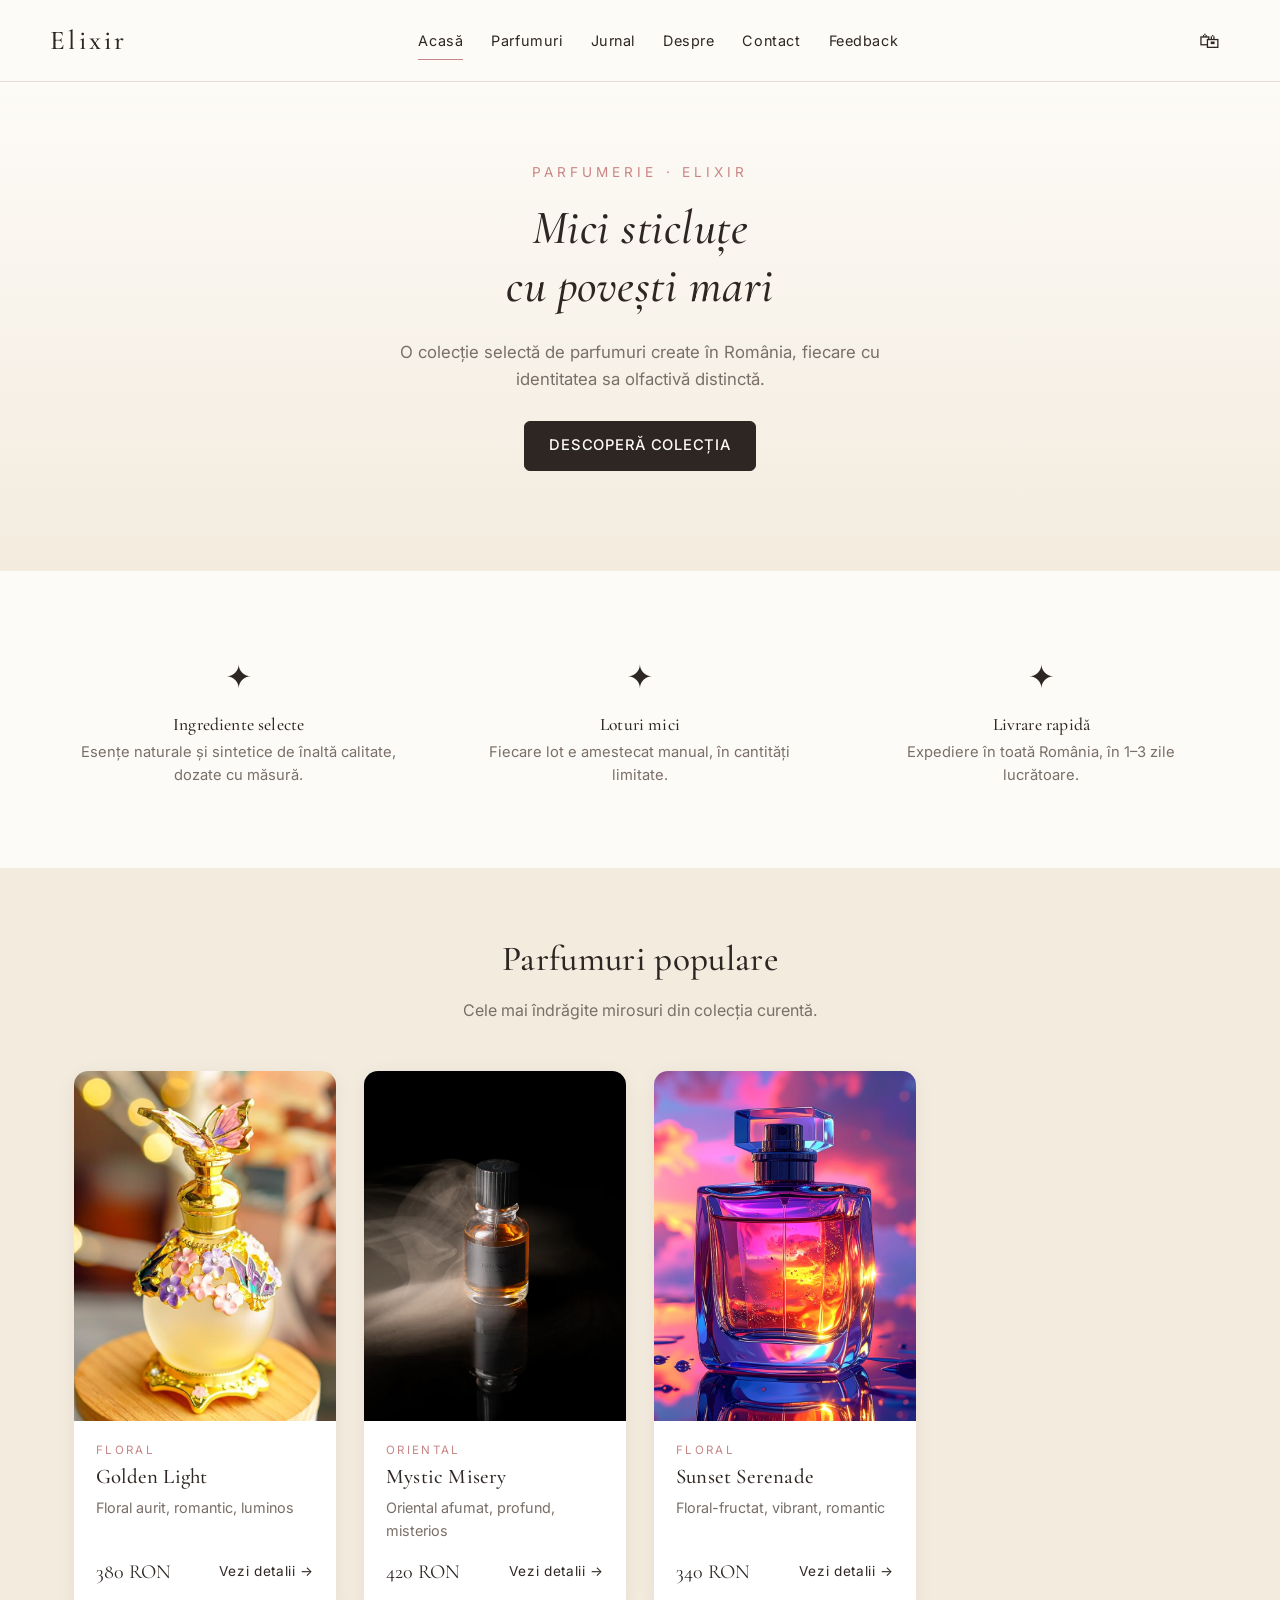
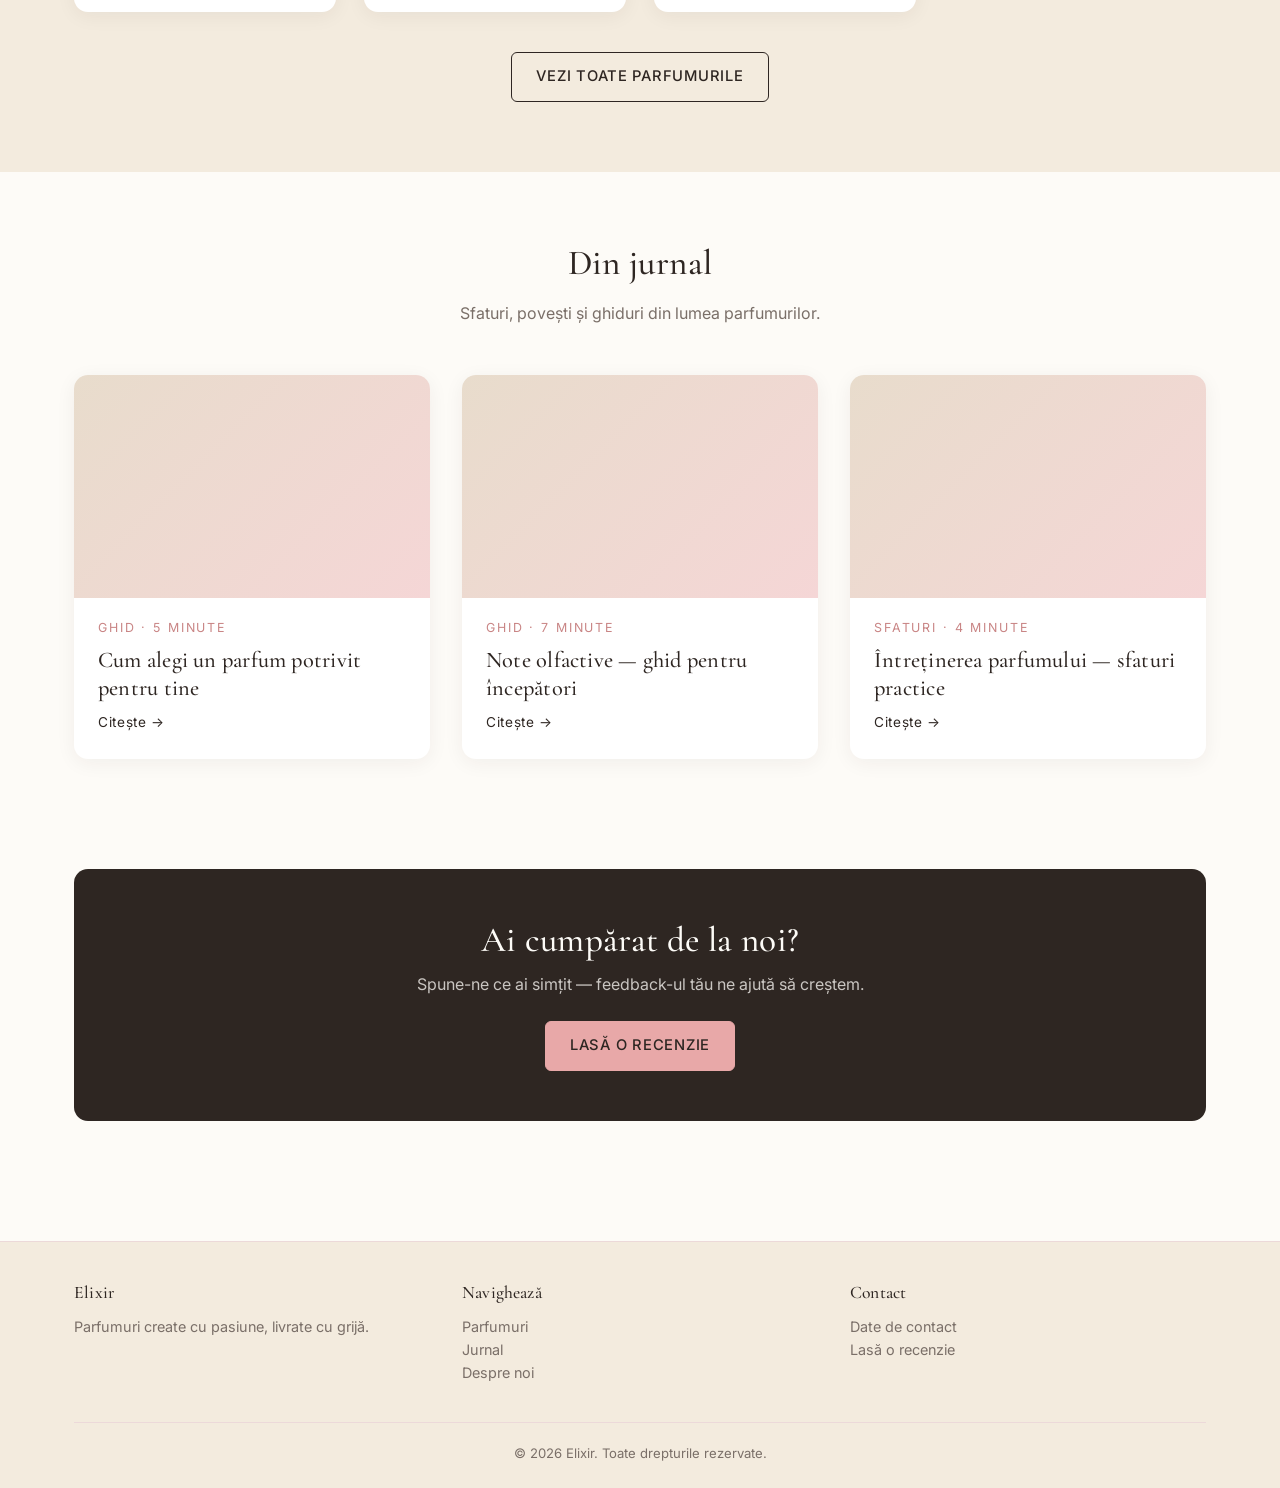
<file: index.html>
<!DOCTYPE html>
<html lang="ro">
<head>
  <meta charset="UTF-8">
  <meta name="viewport" content="width=device-width, initial-scale=1.0">
  <title>Elixir — Parfumuri create cu pasiune</title>
  <meta name="description" content="Elixir — colecție selectă de parfumuri florale, orientale, lemnoase și gurmande. Livrare în toată România.">
  <link rel="preconnect" href="https://fonts.googleapis.com">
  <link rel="preconnect" href="https://fonts.gstatic.com" crossorigin>
  <link href="https://fonts.googleapis.com/css2?family=Cormorant+Garamond:ital,wght@0,400;0,500;1,400&family=Inter:wght@400;500;600&display=swap" rel="stylesheet">
  <link rel="stylesheet" href="css/style.css">
</head>
<body data-page="acasa">
  <div data-elixir-header></div>

  <main>
    <section class="hero">
      <div class="container">
        <div class="hero__tag">Parfumerie · Elixir</div>
        <h1>Mici sticluțe<br>cu povești mari</h1>
        <p>O colecție selectă de parfumuri create în România, fiecare cu identitatea sa olfactivă distinctă.</p>
        <a href="produse.html" class="btn">Descoperă colecția</a>
      </div>
    </section>

    <section class="container home-features">
      <div class="feature">
        <div class="feature__icon">✦</div>
        <h3>Ingrediente selecte</h3>
        <p>Esențe naturale și sintetice de înaltă calitate, dozate cu măsură.</p>
      </div>
      <div class="feature">
        <div class="feature__icon">✦</div>
        <h3>Loturi mici</h3>
        <p>Fiecare lot e amestecat manual, în cantități limitate.</p>
      </div>
      <div class="feature">
        <div class="feature__icon">✦</div>
        <h3>Livrare rapidă</h3>
        <p>Expediere în toată România, în 1–3 zile lucrătoare.</p>
      </div>
    </section>

    <section class="section section--soft">
      <div class="container">
        <div class="section__header">
          <h2>Parfumuri populare</h2>
          <p>Cele mai îndrăgite mirosuri din colecția curentă.</p>
        </div>
        <div class="product-grid" data-elixir-catalog data-mod="featured">
          <div class="empty-state"><p>Se încarcă...</p></div>
        </div>
        <div style="text-align:center;margin-top:40px;">
          <a href="produse.html" class="btn btn--ghost">Vezi toate parfumurile</a>
        </div>
      </div>
    </section>

    <section class="section">
      <div class="container">
        <div class="section__header">
          <h2>Din jurnal</h2>
          <p>Sfaturi, povești și ghiduri din lumea parfumurilor.</p>
        </div>
        <div class="blog-grid" style="padding-bottom:0;">
          <article class="blog-card">
            <a href="blog/cum-alegi-un-parfum.html" class="blog-card__media" aria-label="Citește articolul"></a>
            <div class="blog-card__body">
              <div class="blog-card__meta">Ghid · 5 minute</div>
              <h3 class="blog-card__title">Cum alegi un parfum potrivit pentru tine</h3>
              <a href="blog/cum-alegi-un-parfum.html" class="blog-card__more">Citește →</a>
            </div>
          </article>
          <article class="blog-card">
            <a href="blog/note-olfactive-ghid.html" class="blog-card__media" aria-label="Citește articolul"></a>
            <div class="blog-card__body">
              <div class="blog-card__meta">Ghid · 7 minute</div>
              <h3 class="blog-card__title">Note olfactive — ghid pentru începători</h3>
              <a href="blog/note-olfactive-ghid.html" class="blog-card__more">Citește →</a>
            </div>
          </article>
          <article class="blog-card">
            <a href="blog/intretinerea-parfumului.html" class="blog-card__media" aria-label="Citește articolul"></a>
            <div class="blog-card__body">
              <div class="blog-card__meta">Sfaturi · 4 minute</div>
              <h3 class="blog-card__title">Întreținerea parfumului — sfaturi practice</h3>
              <a href="blog/intretinerea-parfumului.html" class="blog-card__more">Citește →</a>
            </div>
          </article>
        </div>
      </div>
    </section>

    <section class="container">
      <div class="cta-banner">
        <h2>Ai cumpărat de la noi?</h2>
        <p>Spune-ne ce ai simțit — feedback-ul tău ne ajută să creștem.</p>
        <a href="feedback.html" class="btn">Lasă o recenzie</a>
      </div>
    </section>
  </main>

  <div data-elixir-footer></div>

  <script src="js/data.js"></script>
  <script src="js/cos.js"></script>
  <script src="js/whatsapp.js"></script>
  <script src="js/header.js"></script>
  <script src="js/catalog.js"></script>
</body>
</html>
</file>
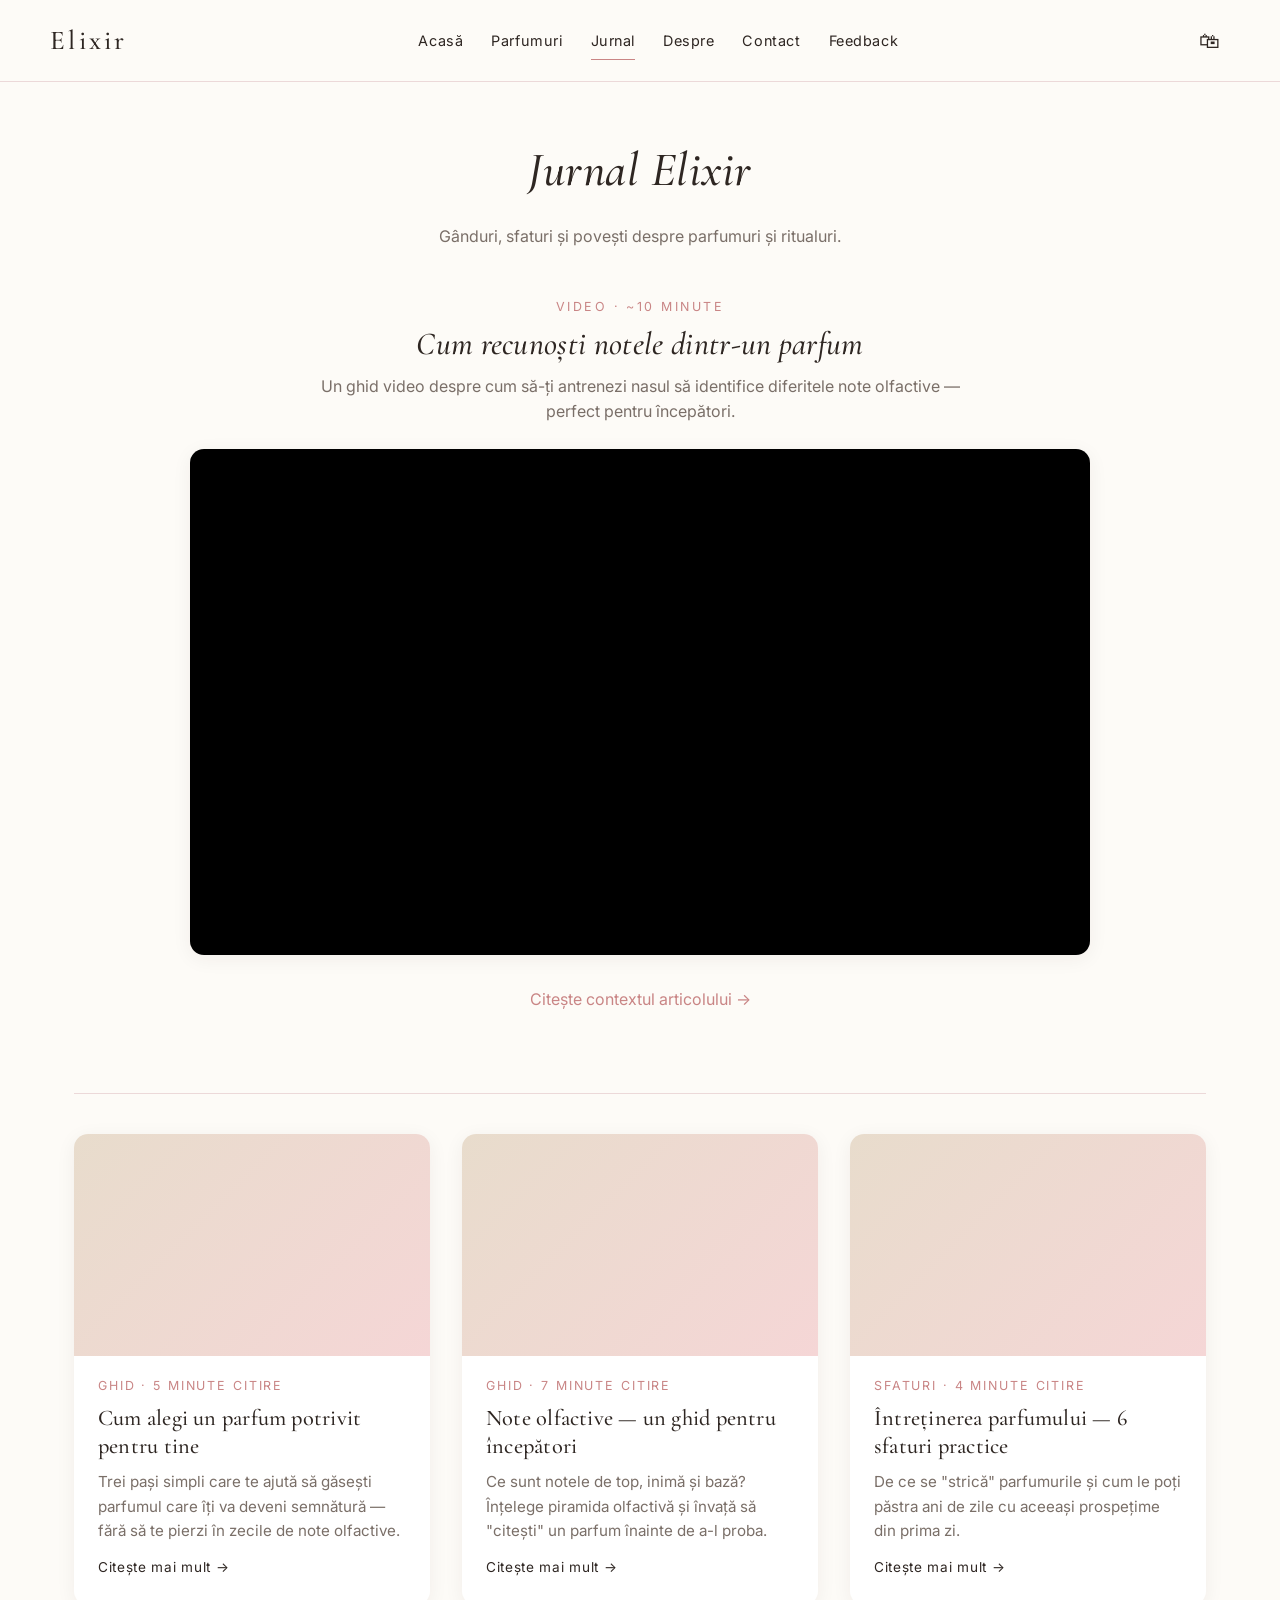
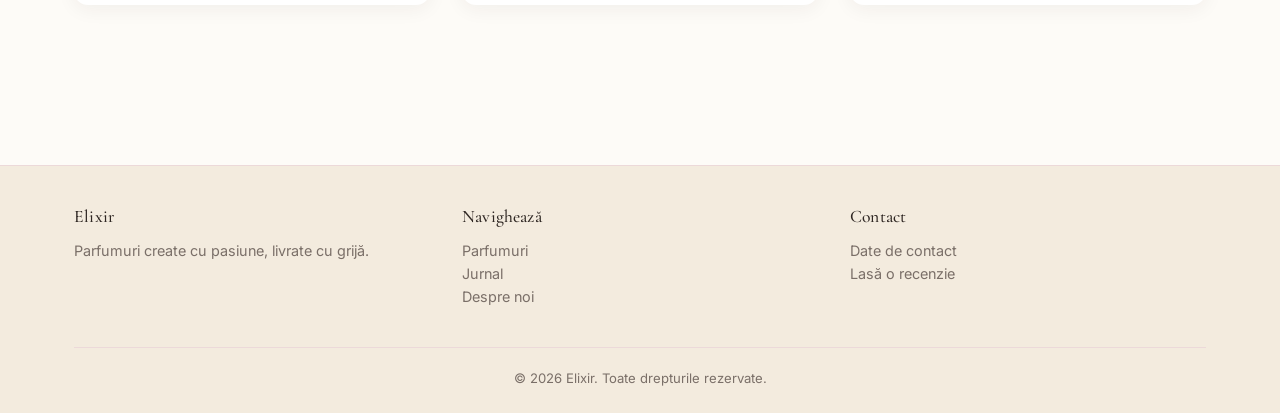
<file: blog/index.html>
<!DOCTYPE html>
<html lang="ro">
<head>
  <meta charset="UTF-8">
  <meta name="viewport" content="width=device-width, initial-scale=1.0">
  <title>Jurnal — Elixir</title>
  <meta name="description" content="Povești, sfaturi și ghiduri despre lumea parfumurilor — semnate Elixir.">
  <link rel="preconnect" href="https://fonts.googleapis.com">
  <link rel="preconnect" href="https://fonts.gstatic.com" crossorigin>
  <link href="https://fonts.googleapis.com/css2?family=Cormorant+Garamond:ital,wght@0,400;0,500;1,400&family=Inter:wght@400;500;600&display=swap" rel="stylesheet">
  <link rel="stylesheet" href="../css/style.css">
</head>
<body data-page="blog">
  <div data-elixir-header></div>

  <main>
    <div class="container">
      <section class="blog-hero">
        <h1>Jurnal Elixir</h1>
        <p>Gânduri, sfaturi și povești despre parfumuri și ritualuri.</p>
      </section>

      <section class="featured-video">
        <div class="featured-video__meta">Video · ~10 minute</div>
        <h2 class="featured-video__title">Cum recunoști notele dintr-un parfum</h2>
        <p class="featured-video__lead">Un ghid video despre cum să-ți antrenezi nasul să identifice diferitele note olfactive — perfect pentru începători.</p>
        <div class="video-embed">
          <iframe
            src="https://www.youtube-nocookie.com/embed/bxO9tjr3GGE"
            title="How to learn what notes smell like (PERFUME 101)"
            loading="lazy"
            allow="accelerometer; autoplay; clipboard-write; encrypted-media; gyroscope; picture-in-picture; web-share"
            allowfullscreen
            referrerpolicy="strict-origin-when-cross-origin"></iframe>
        </div>
        <p style="text-align:center;margin-top:8px;"><a href="video-recunoaste-note.html">Citește contextul articolului →</a></p>
      </section>

      <hr class="divider">

      <div class="blog-grid">

        <article class="blog-card">
          <a href="cum-alegi-un-parfum.html" class="blog-card__media" aria-label="Citește articolul"></a>
          <div class="blog-card__body">
            <div class="blog-card__meta">Ghid · 5 minute citire</div>
            <h2 class="blog-card__title">Cum alegi un parfum potrivit pentru tine</h2>
            <p class="blog-card__lead">Trei pași simpli care te ajută să găsești parfumul care îți va deveni semnătură — fără să te pierzi în zecile de note olfactive.</p>
            <a href="cum-alegi-un-parfum.html" class="blog-card__more">Citește mai mult →</a>
          </div>
        </article>

        <article class="blog-card">
          <a href="note-olfactive-ghid.html" class="blog-card__media" aria-label="Citește articolul"></a>
          <div class="blog-card__body">
            <div class="blog-card__meta">Ghid · 7 minute citire</div>
            <h2 class="blog-card__title">Note olfactive — un ghid pentru începători</h2>
            <p class="blog-card__lead">Ce sunt notele de top, inimă și bază? Înțelege piramida olfactivă și învață să "citești" un parfum înainte de a-l proba.</p>
            <a href="note-olfactive-ghid.html" class="blog-card__more">Citește mai mult →</a>
          </div>
        </article>

        <article class="blog-card">
          <a href="intretinerea-parfumului.html" class="blog-card__media" aria-label="Citește articolul"></a>
          <div class="blog-card__body">
            <div class="blog-card__meta">Sfaturi · 4 minute citire</div>
            <h2 class="blog-card__title">Întreținerea parfumului — 6 sfaturi practice</h2>
            <p class="blog-card__lead">De ce se "strică" parfumurile și cum le poți păstra ani de zile cu aceeași prospețime din prima zi.</p>
            <a href="intretinerea-parfumului.html" class="blog-card__more">Citește mai mult →</a>
          </div>
        </article>

      </div>
    </div>
  </main>

  <div data-elixir-footer></div>

  <script src="../js/cos.js"></script>
  <script src="../js/header.js"></script>
</body>
</html>
</file>
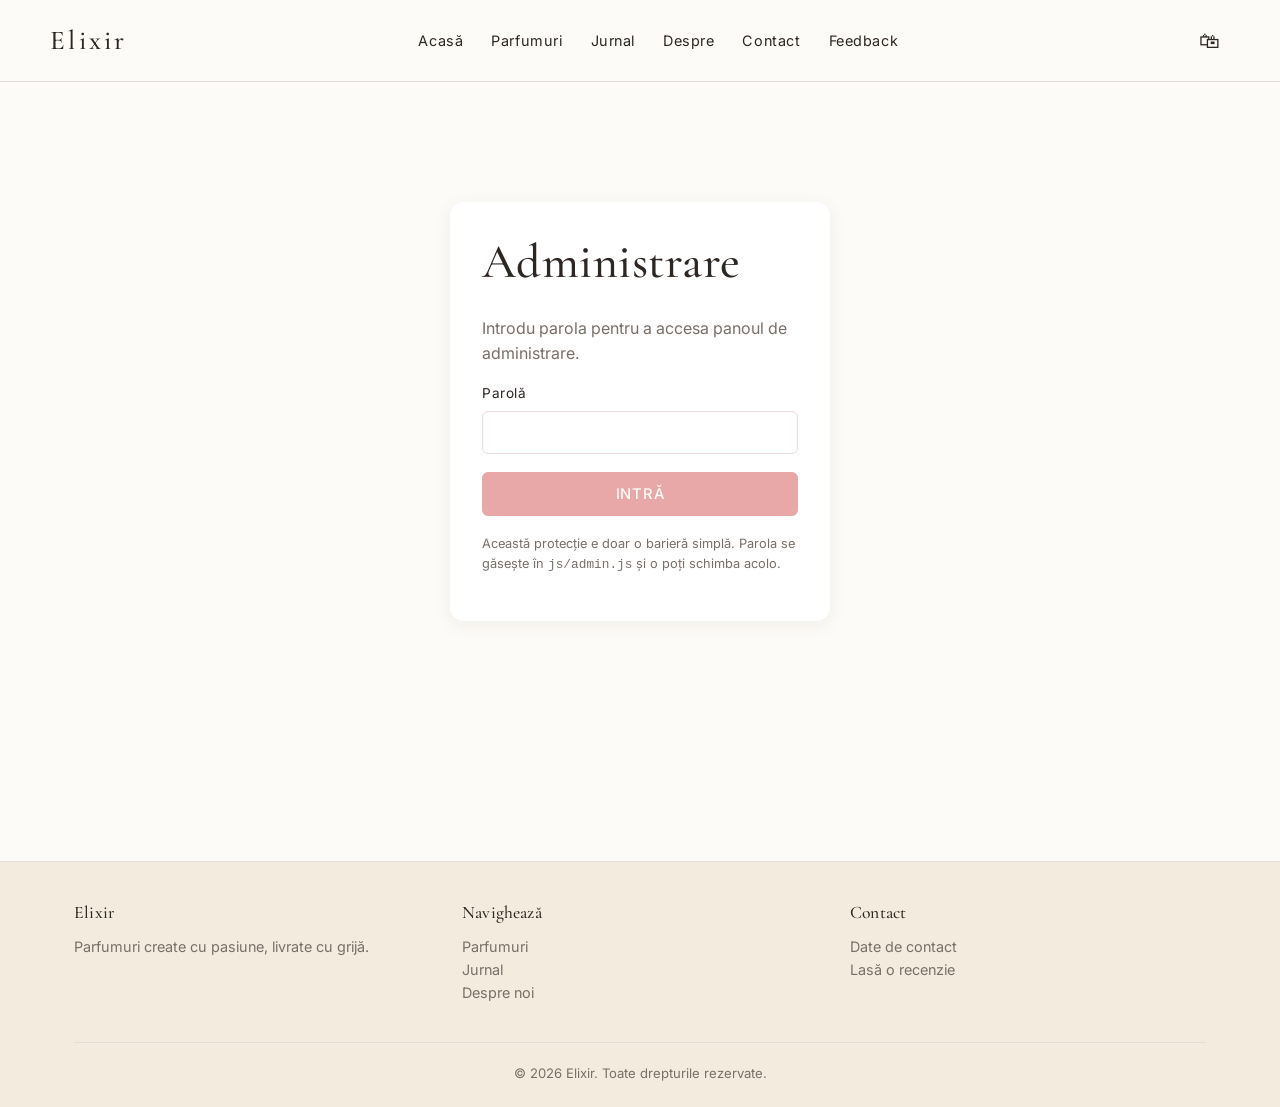
<file: admin.html>
<!DOCTYPE html>
<html lang="ro">
<head>
  <meta charset="UTF-8">
  <meta name="viewport" content="width=device-width, initial-scale=1.0">
  <title>Administrare — Elixir</title>
  <meta name="robots" content="noindex,nofollow">
  <link rel="preconnect" href="https://fonts.googleapis.com">
  <link rel="preconnect" href="https://fonts.gstatic.com" crossorigin>
  <link href="https://fonts.googleapis.com/css2?family=Cormorant+Garamond:ital,wght@0,400;0,500;1,400&family=Inter:wght@400;500;600&display=swap" rel="stylesheet">
  <link rel="stylesheet" href="css/style.css">
  <style>
    .admin-shell { max-width: 1080px; margin: 0 auto; padding: 40px 24px 80px; }
    .admin-lock { max-width: 380px; margin: 80px auto; background: var(--surface); padding: 32px; border-radius: var(--radius-lg); box-shadow: var(--shadow); }
    .admin-toolbar { display: flex; flex-wrap: wrap; gap: 12px; align-items: center; justify-content: space-between; margin-bottom: 24px; padding: 16px 20px; background: var(--surface); border-radius: var(--radius-lg); box-shadow: var(--shadow); }
    .admin-toolbar__title { font-family: var(--font-serif); font-size: 1.4rem; margin: 0; }
    .admin-toolbar__actions { display: flex; gap: 8px; flex-wrap: wrap; }
    .admin-warning { background: #fff7e0; border-left: 3px solid #d4a017; padding: 14px 18px; border-radius: var(--radius); margin-bottom: 20px; font-size: 0.92rem; }
    .admin-list { display: flex; flex-direction: column; gap: 12px; margin-bottom: 32px; }
    .admin-item { display: grid; grid-template-columns: 56px 1fr auto; gap: 16px; align-items: center; padding: 14px 16px; background: var(--surface); border-radius: var(--radius); box-shadow: var(--shadow); }
    .admin-item__thumb { width: 56px; height: 70px; border-radius: var(--radius); background: linear-gradient(135deg, var(--beige-soft), var(--pink)); display: flex; align-items: center; justify-content: center; overflow: hidden; font-family: var(--font-serif); font-size: 0.7rem; color: var(--text); opacity: 0.7; text-align: center; padding: 4px; }
    .admin-item__thumb img { width: 100%; height: 100%; object-fit: cover; }
    .admin-item__info h3 { margin: 0 0 4px; font-family: var(--font-serif); font-size: 1.1rem; }
    .admin-item__meta { font-size: 0.85rem; color: var(--text-muted); }
    .admin-item__actions { display: flex; gap: 6px; }
    .admin-form { background: var(--surface); padding: 28px; border-radius: var(--radius-lg); box-shadow: var(--shadow); }
    .admin-form h2 { margin-top: 0; }
    .admin-form__grid { display: grid; grid-template-columns: 1fr 1fr; gap: 16px; }
    @media (max-width: 700px) { .admin-form__grid { grid-template-columns: 1fr; } }
    .admin-form__full { grid-column: 1 / -1; }
    .admin-form__actions { display: flex; gap: 12px; justify-content: flex-end; margin-top: 16px; flex-wrap: wrap; }
    .admin-empty { text-align: center; padding: 40px 20px; color: var(--text-muted); background: var(--surface); border-radius: var(--radius-lg); }
    .admin-step { background: var(--beige-soft); padding: 16px 20px; border-radius: var(--radius); margin-top: 20px; font-size: 0.92rem; }
    .admin-step ol { margin: 8px 0 0; padding-left: 22px; }
    .admin-step code { background: var(--surface); padding: 2px 6px; border-radius: 3px; font-size: 0.85em; }
  </style>
</head>
<body data-page="admin">
  <div data-elixir-header></div>

  <main>
    <div class="admin-shell">

      <!-- LOGIN -->
      <section class="admin-lock" data-admin-lock>
        <h1 style="margin-top:0;">Administrare</h1>
        <p style="color:var(--text-muted);">Introdu parola pentru a accesa panoul de administrare.</p>
        <form id="admin-login">
          <div class="form-group">
            <label for="admin-pass">Parolă</label>
            <input type="password" id="admin-pass" autocomplete="current-password" required>
            <div class="form-error" data-error-for="pass">Parolă incorectă.</div>
          </div>
          <button type="submit" class="btn btn--pink btn--full">Intră</button>
        </form>
        <p style="font-size:.8rem;color:var(--text-muted);margin-top:18px;">
          Această protecție e doar o barieră simplă. Parola se găsește în <code>js/admin.js</code> și o poți schimba acolo.
        </p>
      </section>

      <!-- PANEL -->
      <section data-admin-panel hidden>
        <div class="admin-toolbar">
          <h1 class="admin-toolbar__title">Parfumuri (<span data-admin-count>0</span>)</h1>
          <div class="admin-toolbar__actions">
            <button type="button" class="btn btn--small btn--ghost" data-admin-reset>Resetează din fișier</button>
            <button type="button" class="btn btn--small btn--ghost" data-admin-clear>Golește tot</button>
            <button type="button" class="btn btn--small btn--pink" data-admin-download>Descarcă produse.json</button>
            <button type="button" class="btn btn--small" data-admin-logout>Ieși</button>
          </div>
        </div>

        <div class="admin-warning">
          <strong>⚠ Modificările sunt vizibile doar în acest browser</strong> până când descarci <code>produse.json</code>, îl pui în <code>D:\Proiecte\Elixir\js\</code> peste cel vechi și faci push pe GitHub.
        </div>

        <div data-admin-list class="admin-list"></div>

        <!-- FORM -->
        <div class="admin-form">
          <h2 data-admin-form-title>Adaugă un parfum nou</h2>
          <form id="admin-product-form">
            <input type="hidden" name="originalId" value="">

            <div class="admin-form__grid">
              <div class="form-group admin-form__full">
                <label for="f-nume">Nume parfum</label>
                <input type="text" id="f-nume" name="nume" required placeholder="ex: Neroli Mistique">
                <div class="form-error" data-error-for="nume">Numele e obligatoriu.</div>
              </div>

              <div class="form-group">
                <label for="f-id">ID <span class="optional">(auto din nume dacă lași gol)</span></label>
                <input type="text" id="f-id" name="id" placeholder="ex: neroli-mistique" pattern="[a-z0-9\-]+">
                <div class="form-error" data-error-for="id">ID-ul există deja sau conține caractere invalide. Folosește litere mici, cifre și liniuțe.</div>
              </div>

              <div class="form-group">
                <label for="f-categorie">Categorie</label>
                <input type="text" id="f-categorie" name="categorie" required list="cat-list" placeholder="floral">
                <datalist id="cat-list">
                  <option value="floral">
                  <option value="oriental">
                  <option value="lemnos">
                  <option value="citric">
                  <option value="gurmand">
                </datalist>
              </div>

              <div class="form-group">
                <label for="f-pret">Preț (RON)</label>
                <input type="number" id="f-pret" name="pret" min="0" step="1" required placeholder="250">
                <div class="form-error" data-error-for="pret">Prețul trebuie să fie un număr pozitiv.</div>
              </div>

              <div class="form-group">
                <label for="f-volum">Volum</label>
                <input type="text" id="f-volum" name="volum" required placeholder="50ml">
              </div>

              <div class="form-group admin-form__full">
                <label for="f-imagine">Cale imagine <span class="optional">(opțional)</span></label>
                <input type="text" id="f-imagine" name="imagine" placeholder="img/produse/neroli.jpg">
                <p style="font-size:.8rem;color:var(--text-muted);margin:4px 0 0;">Pune fișierul real în folderul <code>img/produse/</code> înainte de push.</p>
              </div>

              <div class="form-group admin-form__full">
                <label for="f-descriereScurta">Descriere scurtă</label>
                <input type="text" id="f-descriereScurta" name="descriereScurta" required maxlength="120" placeholder="Floral, citric, proaspăt">
              </div>

              <div class="form-group admin-form__full">
                <label for="f-descriereLunga">Descriere lungă</label>
                <textarea id="f-descriereLunga" name="descriereLunga" required rows="4" placeholder="Povestea parfumului, atmosfera pe care o creează..."></textarea>
              </div>

              <div class="form-group">
                <label for="f-noteTop">Note de top <span class="optional">(separate prin virgulă)</span></label>
                <input type="text" id="f-noteTop" name="noteTop" placeholder="bergamotă, neroli, lămâie">
              </div>

              <div class="form-group">
                <label for="f-noteMiddle">Note de inimă</label>
                <input type="text" id="f-noteMiddle" name="noteMiddle" placeholder="iasomie, trandafir">
              </div>

              <div class="form-group">
                <label for="f-noteBase">Note de bază</label>
                <input type="text" id="f-noteBase" name="noteBase" placeholder="mosc, lemn de cedru">
              </div>

              <div class="form-group">
                <label style="display:flex;align-items:center;gap:8px;">
                  <input type="checkbox" id="f-stoc" name="stoc" checked>
                  <span>În stoc</span>
                </label>
              </div>
            </div>

            <div class="admin-form__actions">
              <button type="button" class="btn btn--ghost" data-admin-form-cancel>Anulează</button>
              <button type="submit" class="btn btn--pink" data-admin-form-submit>Adaugă parfum</button>
            </div>
          </form>
        </div>

        <div class="admin-step">
          <strong>Cum publici modificările pe site:</strong>
          <ol>
            <li>Apasă <em>Descarcă produse.json</em> sus.</li>
            <li>Pune fișierul descărcat peste <code>D:\Proiecte\Elixir\js\produse.json</code>.</li>
            <li>Dacă ai adăugat imagini noi, pune-le în <code>D:\Proiecte\Elixir\img\produse\</code>.</li>
            <li>În terminal: <code>git add . &amp;&amp; git commit -m "Actualizare parfumuri" &amp;&amp; git push</code></li>
            <li>În ~1 minut, site-ul live se actualizează.</li>
          </ol>
        </div>
      </section>

    </div>
  </main>

  <div data-elixir-footer></div>

  <script src="js/data.js"></script>
  <script src="js/cos.js"></script>
  <script src="js/whatsapp.js"></script>
  <script src="js/header.js"></script>
  <script src="js/admin.js"></script>
</body>
</html>
</file>
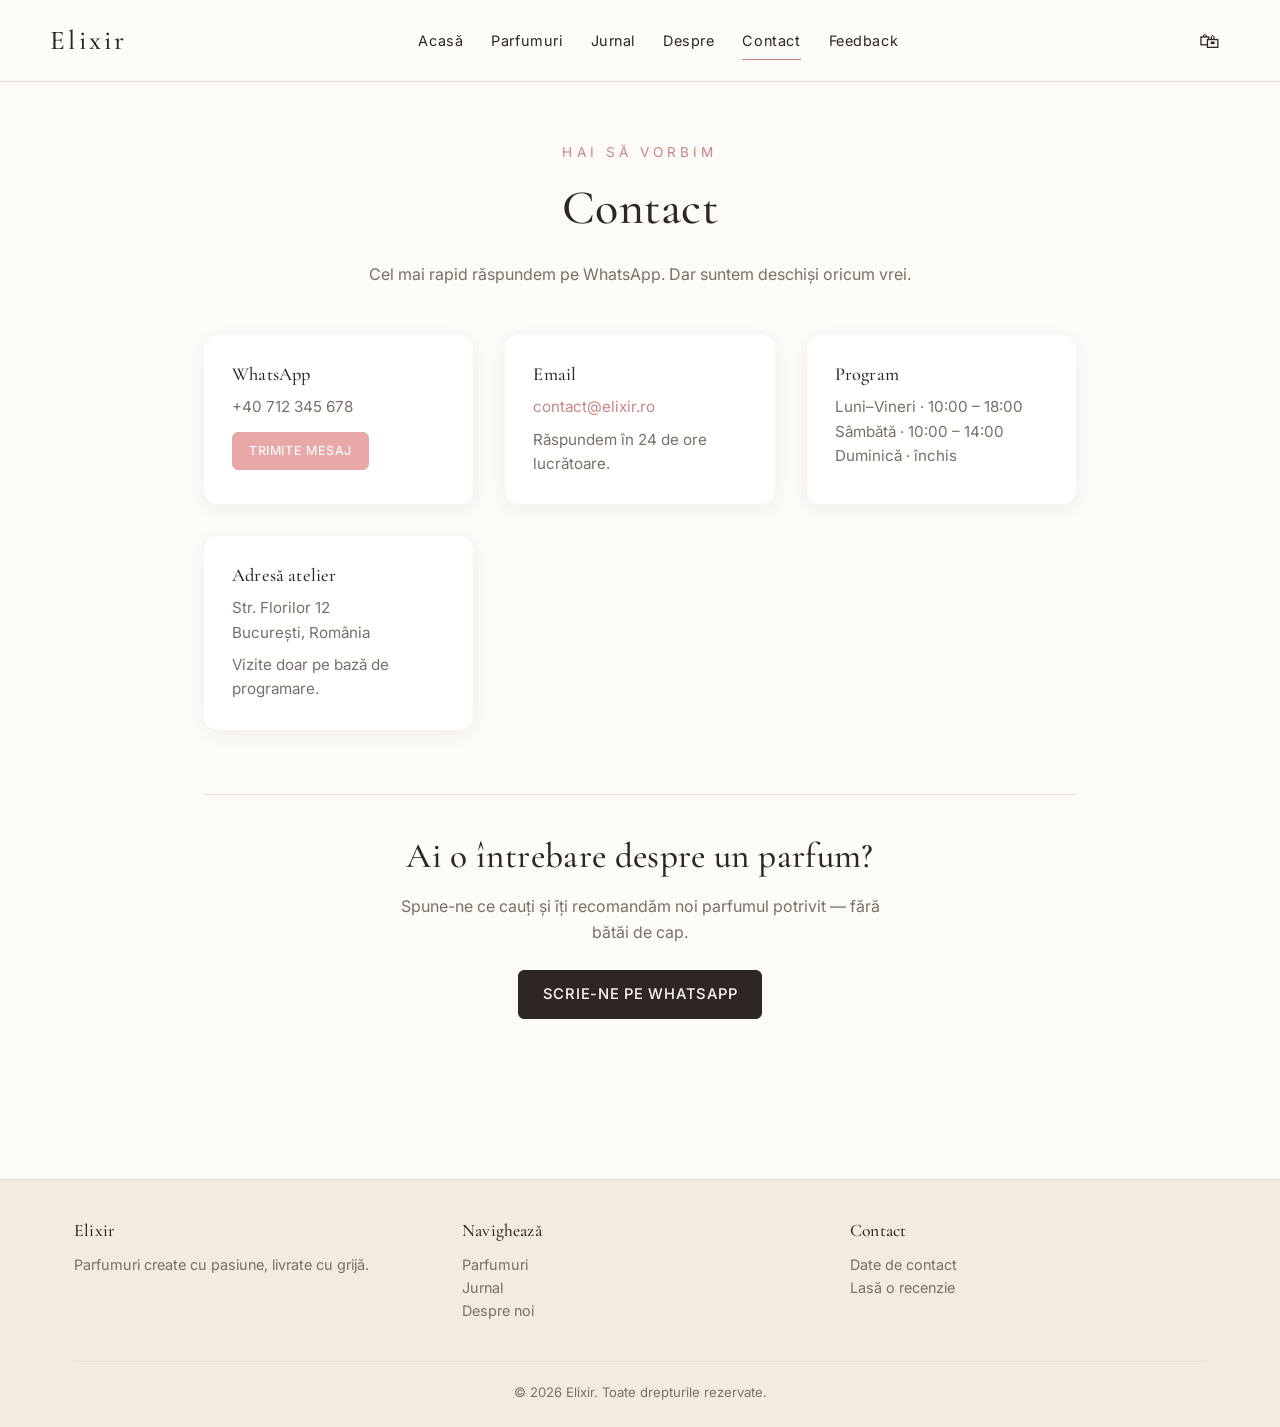
<file: contact.html>
<!DOCTYPE html>
<html lang="ro">
<head>
  <meta charset="UTF-8">
  <meta name="viewport" content="width=device-width, initial-scale=1.0">
  <title>Contact — Elixir</title>
  <meta name="description" content="Cum ne contactezi: telefon, WhatsApp, email și program.">
  <link rel="preconnect" href="https://fonts.googleapis.com">
  <link rel="preconnect" href="https://fonts.gstatic.com" crossorigin>
  <link href="https://fonts.googleapis.com/css2?family=Cormorant+Garamond:ital,wght@0,400;0,500;1,400&family=Inter:wght@400;500;600&display=swap" rel="stylesheet">
  <link rel="stylesheet" href="css/style.css">
</head>
<body data-page="contact">
  <div data-elixir-header></div>

  <main>
    <div class="container" style="max-width: 920px; padding: 60px 24px 80px;">
      <div class="section__header">
        <div class="hero__tag">Hai să vorbim</div>
        <h1>Contact</h1>
        <p>Cel mai rapid răspundem pe WhatsApp. Dar suntem deschiși oricum vrei.</p>
      </div>

      <div class="contact-block">
        <div class="contact-card">
          <h3>WhatsApp</h3>
          <p>+40 712 345 678</p>
          <p style="margin-top: 12px;">
            <a href="https://wa.me/40712345678" target="_blank" rel="noopener" class="btn btn--small btn--pink">Trimite mesaj</a>
          </p>
        </div>

        <div class="contact-card">
          <h3>Email</h3>
          <p><a href="mailto:contact@elixir.ro">contact@elixir.ro</a></p>
          <p style="margin-top: 8px;">Răspundem în 24 de ore lucrătoare.</p>
        </div>

        <div class="contact-card">
          <h3>Program</h3>
          <p>Luni–Vineri · 10:00 – 18:00<br>Sâmbătă · 10:00 – 14:00<br>Duminică · închis</p>
        </div>

        <div class="contact-card">
          <h3>Adresă atelier</h3>
          <p>Str. Florilor 12<br>București, România</p>
          <p style="margin-top: 8px;">Vizite doar pe bază de programare.</p>
        </div>
      </div>

      <hr class="divider">

      <div style="text-align: center;">
        <h2>Ai o întrebare despre un parfum?</h2>
        <p style="max-width: 480px; margin: 0 auto 24px; color: var(--text-muted);">Spune-ne ce cauți și îți recomandăm noi parfumul potrivit — fără bătăi de cap.</p>
        <a href="https://wa.me/40712345678?text=Salut%20Elixir!%20A%C8%99%20avea%20o%20%C3%AEntrebare." target="_blank" rel="noopener" class="btn">Scrie-ne pe WhatsApp</a>
      </div>
    </div>
  </main>

  <div data-elixir-footer></div>

  <script src="js/cos.js"></script>
  <script src="js/header.js"></script>
</body>
</html>
</file>
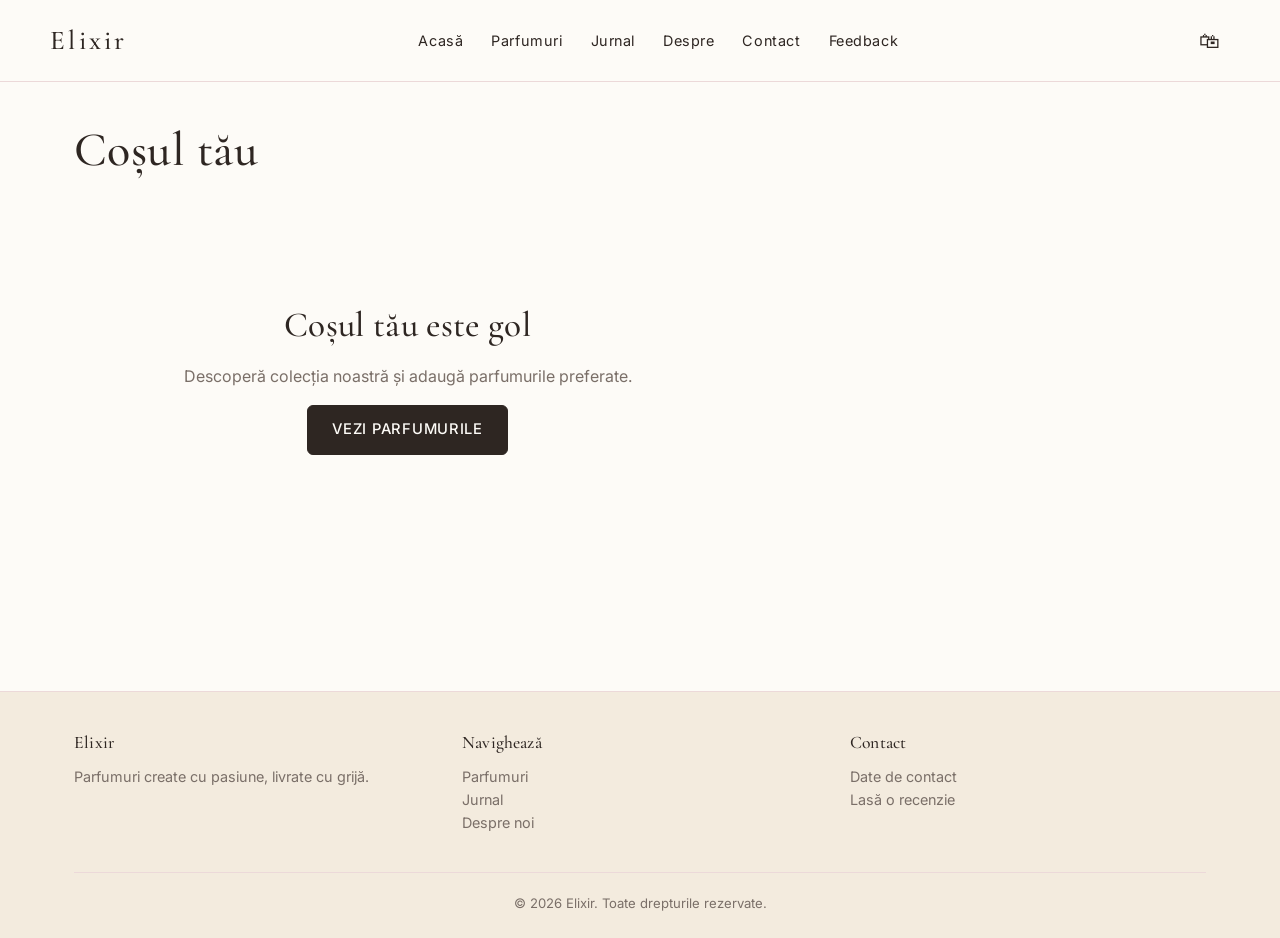
<file: cos.html>
<!DOCTYPE html>
<html lang="ro">
<head>
  <meta charset="UTF-8">
  <meta name="viewport" content="width=device-width, initial-scale=1.0">
  <title>Coș — Elixir</title>
  <link rel="preconnect" href="https://fonts.googleapis.com">
  <link rel="preconnect" href="https://fonts.gstatic.com" crossorigin>
  <link href="https://fonts.googleapis.com/css2?family=Cormorant+Garamond:ital,wght@0,400;0,500;1,400&family=Inter:wght@400;500;600&display=swap" rel="stylesheet">
  <link rel="stylesheet" href="css/style.css">
</head>
<body data-page="cos">
  <div data-elixir-header></div>

  <main>
    <div class="container">
      <div class="section__header" style="text-align:left;margin-top:40px;margin-bottom:0;">
        <h1>Coșul tău</h1>
      </div>

      <div class="cart-layout">
        <div data-elixir-cart-items></div>
        <aside class="cart-summary" data-elixir-cart-summary></aside>
      </div>
    </div>
  </main>

  <div data-elixir-footer></div>

  <script src="js/data.js"></script>
  <script src="js/cos.js"></script>
  <script src="js/whatsapp.js"></script>
  <script src="js/header.js"></script>
  <script src="js/cos-page.js"></script>
</body>
</html>
</file>
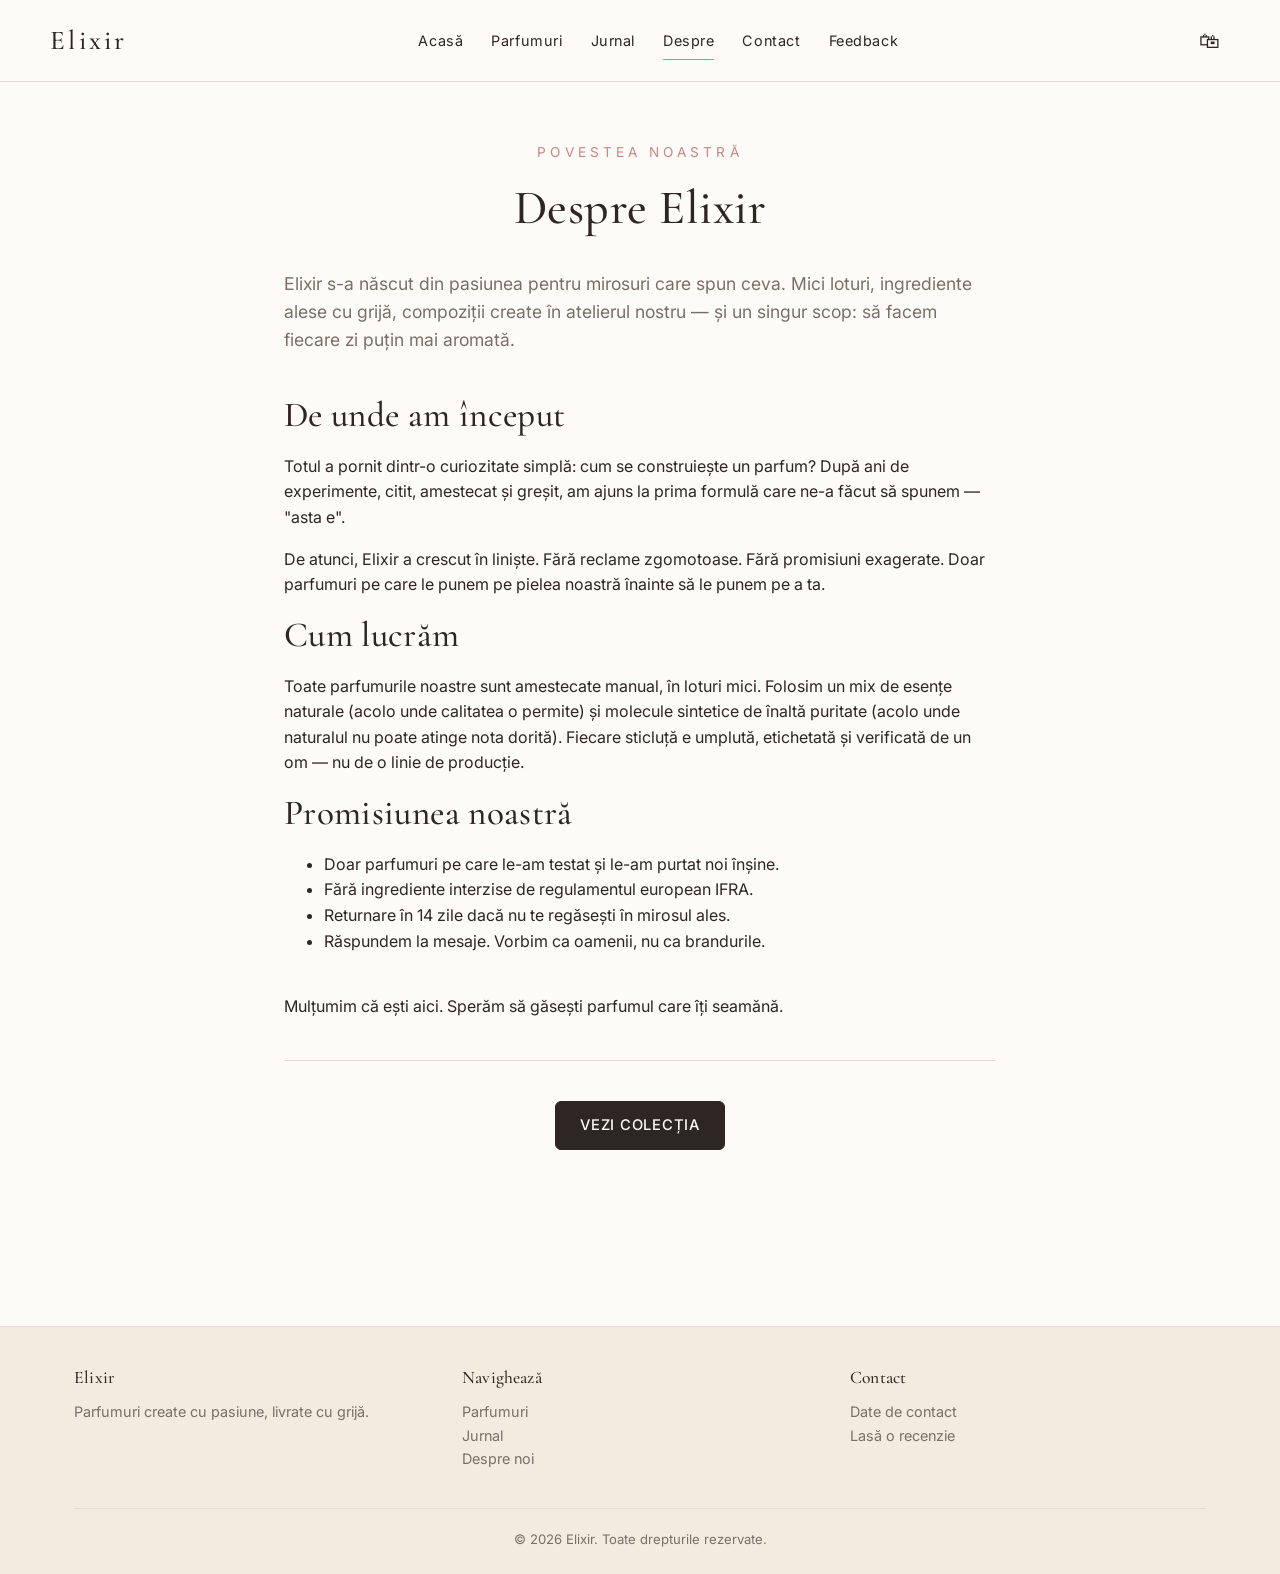
<file: despre.html>
<!DOCTYPE html>
<html lang="ro">
<head>
  <meta charset="UTF-8">
  <meta name="viewport" content="width=device-width, initial-scale=1.0">
  <title>Despre Elixir</title>
  <meta name="description" content="Povestea Elixir — un mic atelier de parfumuri creat din pasiune.">
  <link rel="preconnect" href="https://fonts.googleapis.com">
  <link rel="preconnect" href="https://fonts.gstatic.com" crossorigin>
  <link href="https://fonts.googleapis.com/css2?family=Cormorant+Garamond:ital,wght@0,400;0,500;1,400&family=Inter:wght@400;500;600&display=swap" rel="stylesheet">
  <link rel="stylesheet" href="css/style.css">
</head>
<body data-page="despre">
  <div data-elixir-header></div>

  <main>
    <div class="container" style="max-width: 760px; padding: 60px 24px 80px;">
      <div class="section__header" style="margin-bottom: 32px;">
        <div class="hero__tag">Povestea noastră</div>
        <h1>Despre Elixir</h1>
      </div>

      <p class="lead">Elixir s-a născut din pasiunea pentru mirosuri care spun ceva. Mici loturi, ingrediente alese cu grijă, compoziții create în atelierul nostru — și un singur scop: să facem fiecare zi puțin mai aromată.</p>

      <h2 style="margin-top: 40px;">De unde am început</h2>
      <p>Totul a pornit dintr-o curiozitate simplă: cum se construiește un parfum? După ani de experimente, citit, amestecat și greșit, am ajuns la prima formulă care ne-a făcut să spunem — "asta e".</p>
      <p>De atunci, Elixir a crescut în liniște. Fără reclame zgomotoase. Fără promisiuni exagerate. Doar parfumuri pe care le punem pe pielea noastră înainte să le punem pe a ta.</p>

      <h2>Cum lucrăm</h2>
      <p>Toate parfumurile noastre sunt amestecate manual, în loturi mici. Folosim un mix de esențe naturale (acolo unde calitatea o permite) și molecule sintetice de înaltă puritate (acolo unde naturalul nu poate atinge nota dorită). Fiecare sticluță e umplută, etichetată și verificată de un om — nu de o linie de producție.</p>

      <h2>Promisiunea noastră</h2>
      <ul>
        <li>Doar parfumuri pe care le-am testat și le-am purtat noi înșine.</li>
        <li>Fără ingrediente interzise de regulamentul european IFRA.</li>
        <li>Returnare în 14 zile dacă nu te regăsești în mirosul ales.</li>
        <li>Răspundem la mesaje. Vorbim ca oamenii, nu ca brandurile.</li>
      </ul>

      <p style="margin-top: 40px;">Mulțumim că ești aici. Sperăm să găsești parfumul care îți seamănă.</p>

      <hr class="divider">

      <p style="text-align: center;"><a href="produse.html" class="btn">Vezi colecția</a></p>
    </div>
  </main>

  <div data-elixir-footer></div>

  <script src="js/cos.js"></script>
  <script src="js/header.js"></script>
</body>
</html>
</file>
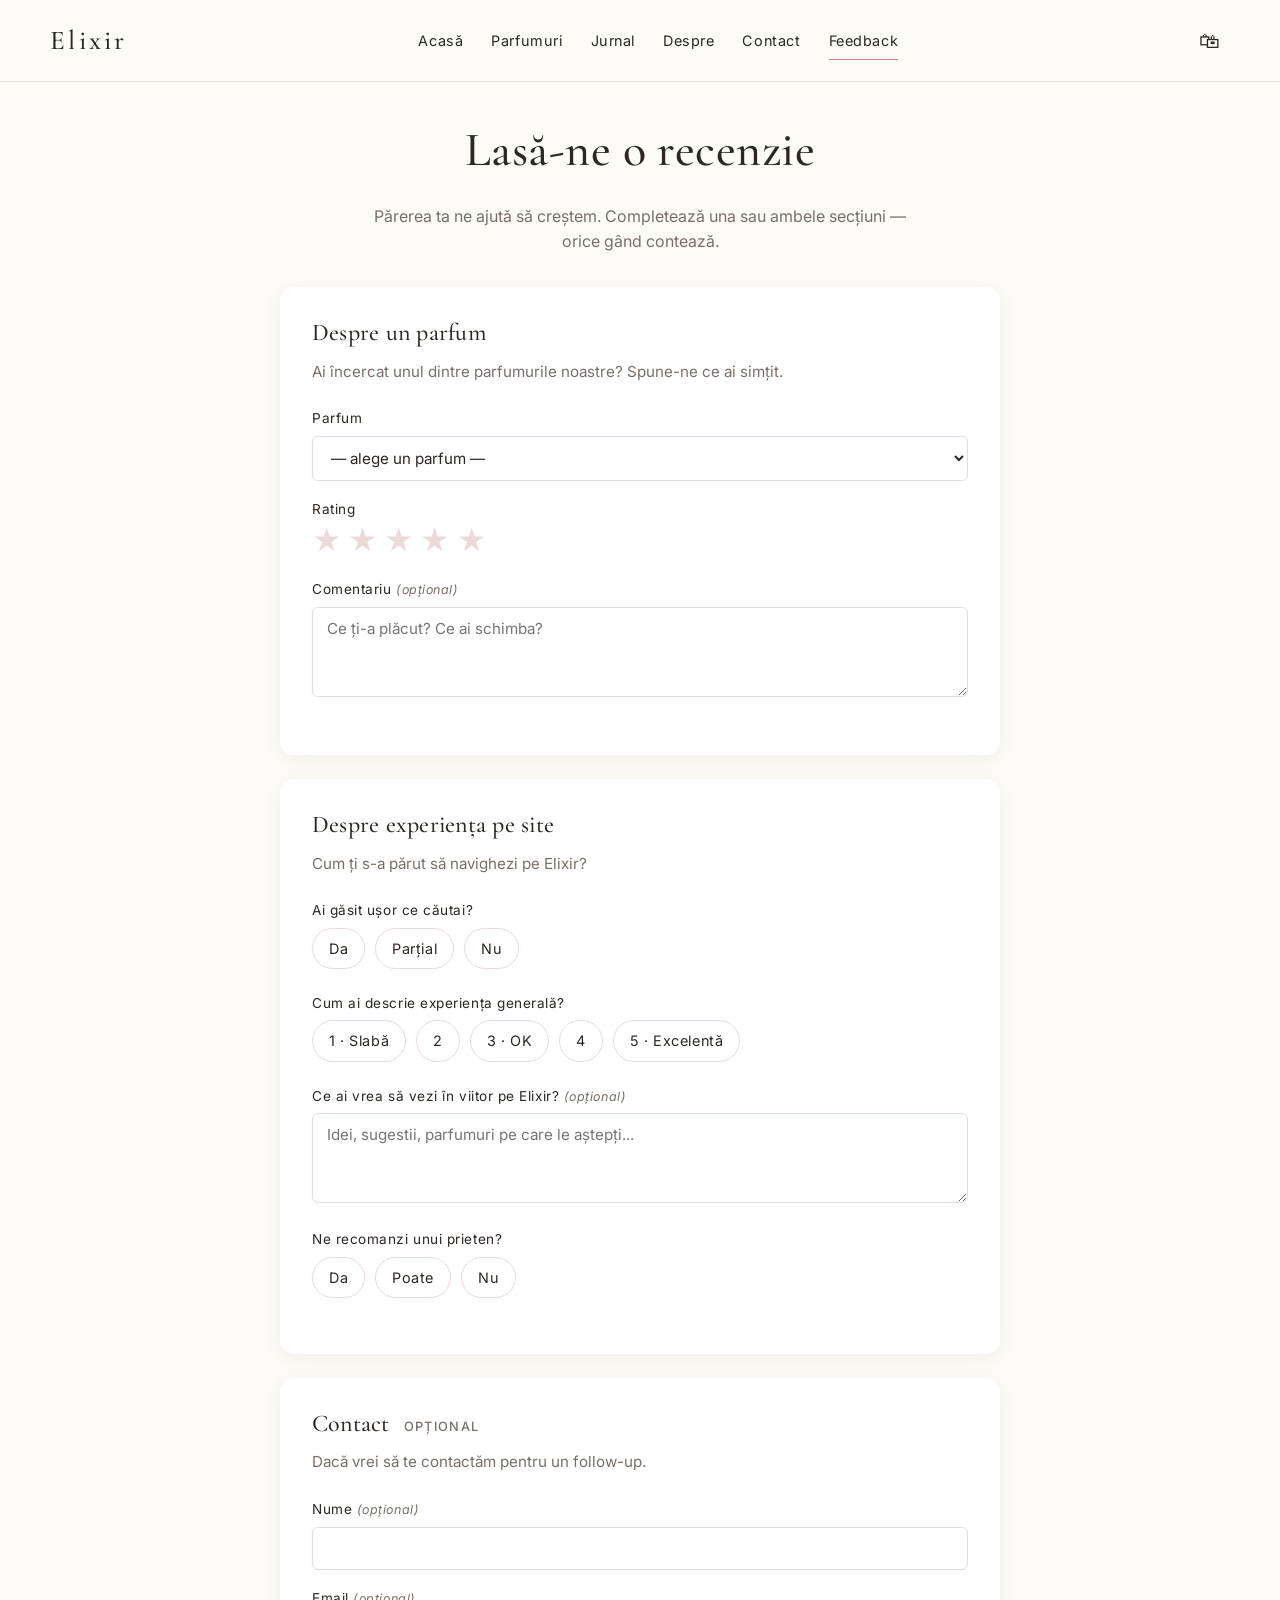
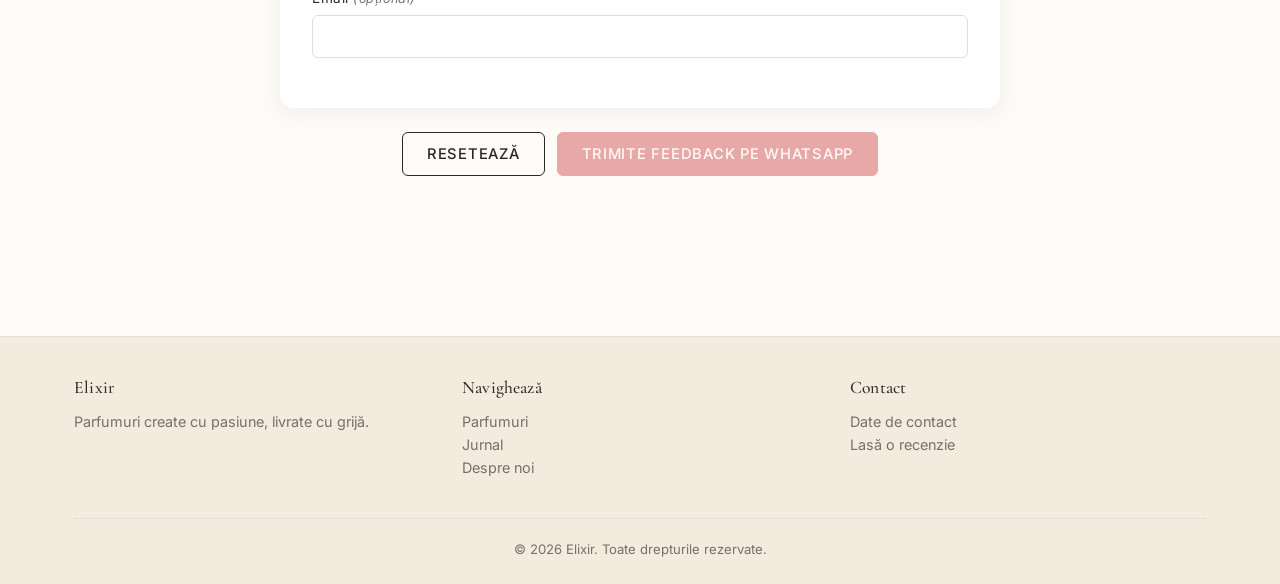
<file: feedback.html>
<!DOCTYPE html>
<html lang="ro">
<head>
  <meta charset="UTF-8">
  <meta name="viewport" content="width=device-width, initial-scale=1.0">
  <title>Feedback — Elixir</title>
  <meta name="description" content="Spune-ne ce părere ai despre parfumurile Elixir și despre experiența ta pe site.">
  <link rel="preconnect" href="https://fonts.googleapis.com">
  <link rel="preconnect" href="https://fonts.gstatic.com" crossorigin>
  <link href="https://fonts.googleapis.com/css2?family=Cormorant+Garamond:ital,wght@0,400;0,500;1,400&family=Inter:wght@400;500;600&display=swap" rel="stylesheet">
  <link rel="stylesheet" href="css/style.css">
</head>
<body data-page="feedback">
  <div data-elixir-header></div>

  <main>
    <div class="container feedback-layout">
      <div class="section__header" style="margin-bottom:32px;">
        <h1>Lasă-ne o recenzie</h1>
        <p>Părerea ta ne ajută să creștem. Completează una sau ambele secțiuni — orice gând contează.</p>
      </div>

      <form id="feedback-form" novalidate>

        <section class="feedback-section">
          <h2>Despre un parfum</h2>
          <p class="feedback-section__intro">Ai încercat unul dintre parfumurile noastre? Spune-ne ce ai simțit.</p>

          <div class="form-group">
            <label for="fb-produs">Parfum</label>
            <select id="fb-produs" name="produsId">
              <option value="">— alege un parfum —</option>
            </select>
          </div>

          <div class="form-group">
            <label>Rating</label>
            <div class="stars" role="radiogroup" aria-label="Rating de la 1 la 5 stele">
              <input type="radio" id="r5" name="rating" value="5"><label for="r5" aria-label="5 stele"></label>
              <input type="radio" id="r4" name="rating" value="4"><label for="r4" aria-label="4 stele"></label>
              <input type="radio" id="r3" name="rating" value="3"><label for="r3" aria-label="3 stele"></label>
              <input type="radio" id="r2" name="rating" value="2"><label for="r2" aria-label="2 stele"></label>
              <input type="radio" id="r1" name="rating" value="1"><label for="r1" aria-label="1 stea"></label>
            </div>
          </div>

          <div class="form-group">
            <label for="fb-comentariu">Comentariu <span class="optional">(opțional)</span></label>
            <textarea id="fb-comentariu" name="comentariu" placeholder="Ce ți-a plăcut? Ce ai schimba?"></textarea>
          </div>
        </section>

        <section class="feedback-section">
          <h2>Despre experiența pe site</h2>
          <p class="feedback-section__intro">Cum ți s-a părut să navighezi pe Elixir?</p>

          <div class="form-group">
            <label>Ai găsit ușor ce căutai?</label>
            <div class="radio-group">
              <label><input type="radio" name="gasitUsor" value="Da"><span>Da</span></label>
              <label><input type="radio" name="gasitUsor" value="Parțial"><span>Parțial</span></label>
              <label><input type="radio" name="gasitUsor" value="Nu"><span>Nu</span></label>
            </div>
          </div>

          <div class="form-group">
            <label>Cum ai descrie experiența generală?</label>
            <div class="radio-group" role="radiogroup" aria-label="Experiență de la 1 la 5">
              <label><input type="radio" name="experientaGenerala" value="1"><span>1 · Slabă</span></label>
              <label><input type="radio" name="experientaGenerala" value="2"><span>2</span></label>
              <label><input type="radio" name="experientaGenerala" value="3"><span>3 · OK</span></label>
              <label><input type="radio" name="experientaGenerala" value="4"><span>4</span></label>
              <label><input type="radio" name="experientaGenerala" value="5"><span>5 · Excelentă</span></label>
            </div>
          </div>

          <div class="form-group">
            <label for="fb-sugestii">Ce ai vrea să vezi în viitor pe Elixir? <span class="optional">(opțional)</span></label>
            <textarea id="fb-sugestii" name="sugestii" placeholder="Idei, sugestii, parfumuri pe care le aștepți..."></textarea>
          </div>

          <div class="form-group">
            <label>Ne recomanzi unui prieten?</label>
            <div class="radio-group">
              <label><input type="radio" name="recomanda" value="Da"><span>Da</span></label>
              <label><input type="radio" name="recomanda" value="Poate"><span>Poate</span></label>
              <label><input type="radio" name="recomanda" value="Nu"><span>Nu</span></label>
            </div>
          </div>
        </section>

        <section class="feedback-section">
          <h2>Contact <span style="font-family:var(--font-sans);font-size:.8rem;letter-spacing:.1em;color:var(--text-muted);text-transform:uppercase;margin-left:8px;">opțional</span></h2>
          <p class="feedback-section__intro">Dacă vrei să te contactăm pentru un follow-up.</p>

          <div class="form-group">
            <label for="fb-nume">Nume <span class="optional">(opțional)</span></label>
            <input type="text" id="fb-nume" name="nume">
          </div>

          <div class="form-group">
            <label for="fb-email">Email <span class="optional">(opțional)</span></label>
            <input type="email" id="fb-email" name="email">
            <div class="form-error" data-error-for="email">Adresa de email nu pare validă.</div>
          </div>
        </section>

        <div class="form-error" data-error-for="global" style="text-align:center;margin-bottom:16px;">
          Te rugăm să completezi cel puțin o secțiune înainte de a trimite.
        </div>

        <div style="display:flex;gap:12px;justify-content:center;flex-wrap:wrap;">
          <button type="reset" class="btn btn--ghost">Resetează</button>
          <button type="submit" class="btn btn--pink">Trimite feedback pe WhatsApp</button>
        </div>

        <div class="feedback-success" data-feedback-success>
          <strong>Mulțumim!</strong> Mesajul tău a fost pregătit într-o conversație WhatsApp.
          Dacă fereastra nu s-a deschis, verifică dacă browserul a blocat pop-up-urile.
        </div>
      </form>
    </div>
  </main>

  <div data-elixir-footer></div>

  <script src="js/data.js"></script>
  <script src="js/cos.js"></script>
  <script src="js/whatsapp.js"></script>
  <script src="js/header.js"></script>
  <script src="js/feedback.js"></script>
</body>
</html>
</file>
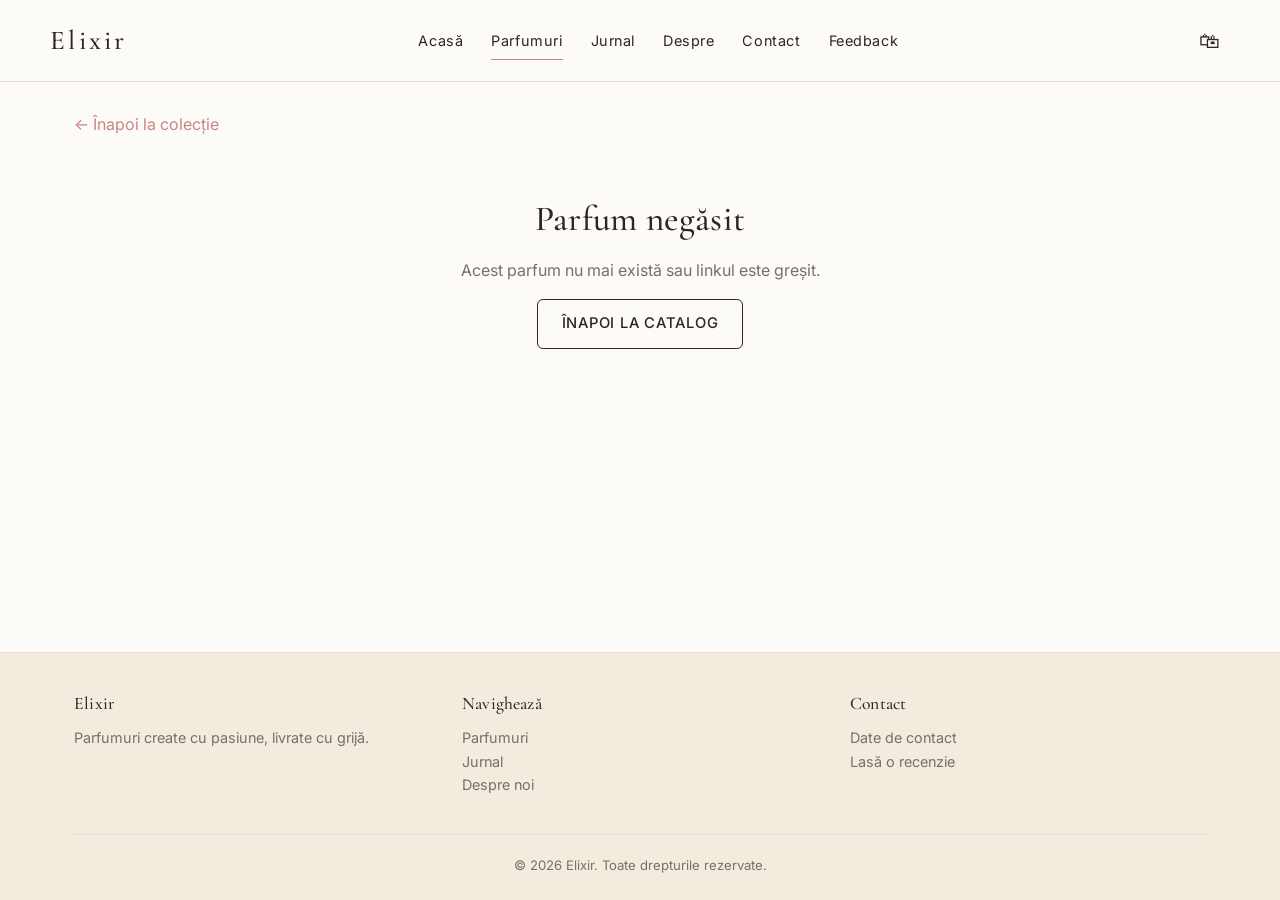
<file: produs.html>
<!DOCTYPE html>
<html lang="ro">
<head>
  <meta charset="UTF-8">
  <meta name="viewport" content="width=device-width, initial-scale=1.0">
  <title>Detaliu parfum — Elixir</title>
  <link rel="preconnect" href="https://fonts.googleapis.com">
  <link rel="preconnect" href="https://fonts.gstatic.com" crossorigin>
  <link href="https://fonts.googleapis.com/css2?family=Cormorant+Garamond:ital,wght@0,400;0,500;1,400&family=Inter:wght@400;500;600&display=swap" rel="stylesheet">
  <link rel="stylesheet" href="css/style.css">
</head>
<body data-page="produse">
  <div data-elixir-header></div>

  <main>
    <div class="container">
      <p style="margin: 30px 0 0;"><a href="produse.html">← Înapoi la colecție</a></p>
      <div data-elixir-product>
        <div class="empty-state"><p>Se încarcă...</p></div>
      </div>
    </div>
  </main>

  <div data-elixir-footer></div>

  <script src="js/data.js"></script>
  <script src="js/cos.js"></script>
  <script src="js/whatsapp.js"></script>
  <script src="js/header.js"></script>
  <script src="js/produs.js"></script>
</body>
</html>
</file>
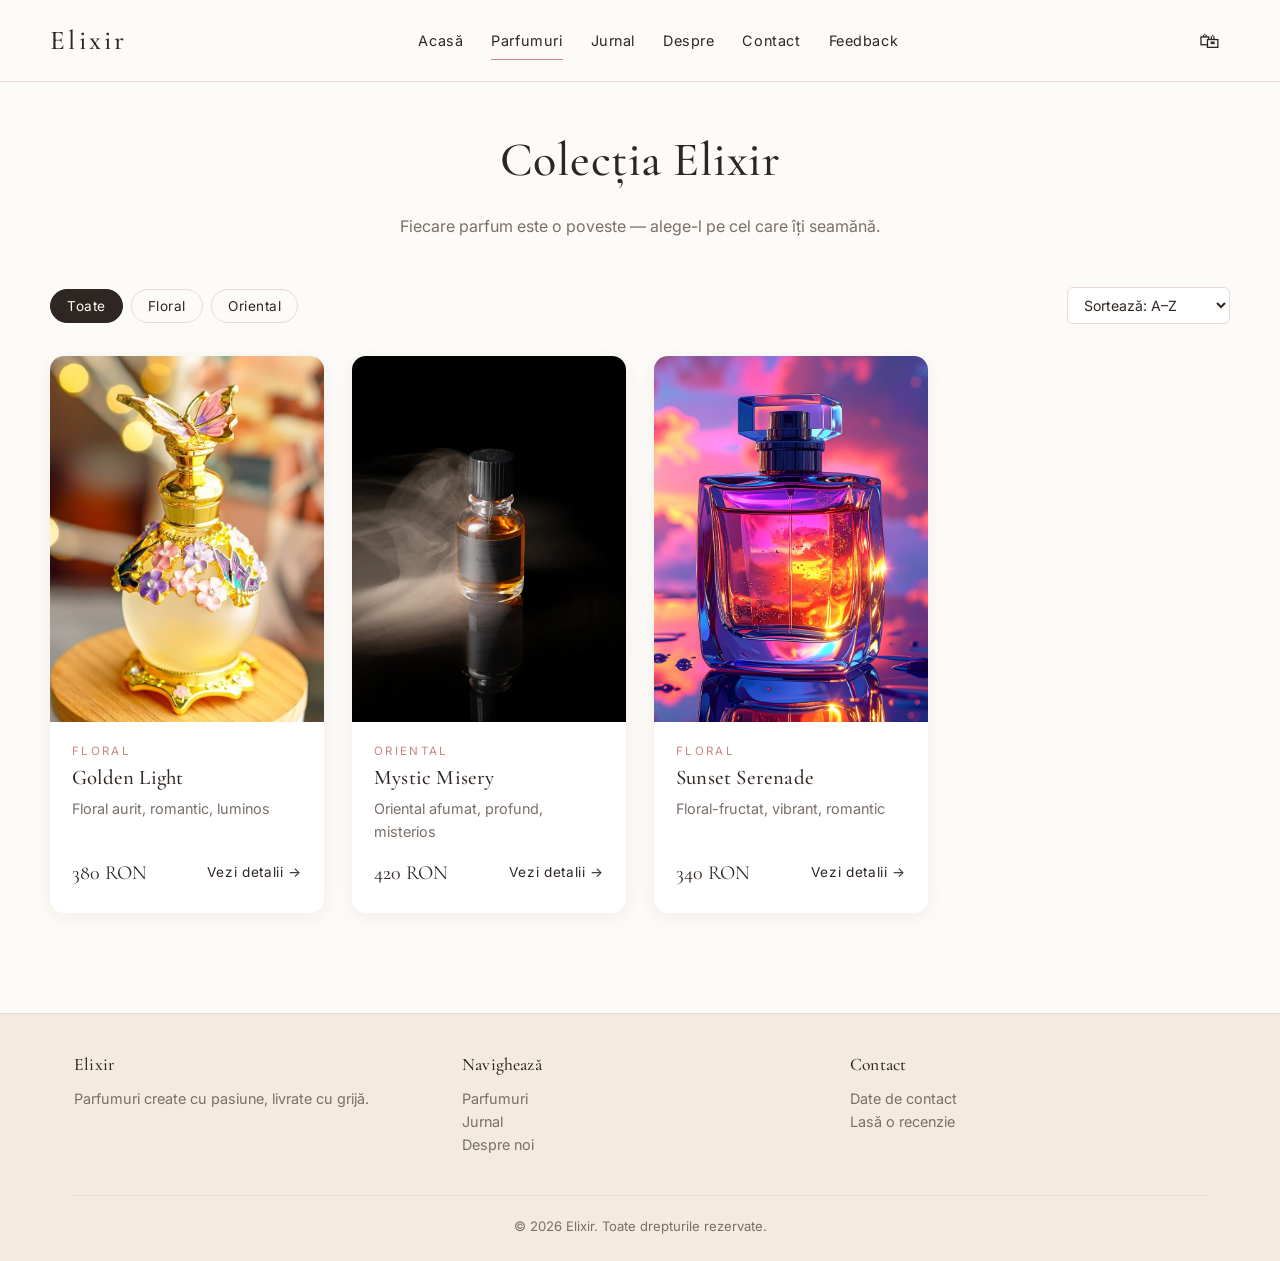
<file: produse.html>
<!DOCTYPE html>
<html lang="ro">
<head>
  <meta charset="UTF-8">
  <meta name="viewport" content="width=device-width, initial-scale=1.0">
  <title>Parfumuri — Elixir</title>
  <meta name="description" content="Descoperă colecția Elixir — parfumuri florale, orientale, lemnoase, citrice și gurmande.">
  <link rel="preconnect" href="https://fonts.googleapis.com">
  <link rel="preconnect" href="https://fonts.gstatic.com" crossorigin>
  <link href="https://fonts.googleapis.com/css2?family=Cormorant+Garamond:ital,wght@0,400;0,500;1,400&family=Inter:wght@400;500;600&display=swap" rel="stylesheet">
  <link rel="stylesheet" href="css/style.css">
</head>
<body data-page="produse">
  <div data-elixir-header></div>

  <main>
    <section class="container" style="padding: 50px 0 20px;">
      <div class="section__header">
        <h1>Colecția Elixir</h1>
        <p>Fiecare parfum este o poveste — alege-l pe cel care îți seamănă.</p>
      </div>

      <div class="filters" data-elixir-filters></div>

      <div class="product-grid" data-elixir-catalog data-mod="all">
        <div class="empty-state"><p>Se încarcă parfumurile...</p></div>
      </div>
    </section>
  </main>

  <div data-elixir-footer></div>

  <script src="js/data.js"></script>
  <script src="js/cos.js"></script>
  <script src="js/whatsapp.js"></script>
  <script src="js/header.js"></script>
  <script src="js/catalog.js"></script>
</body>
</html>
</file>
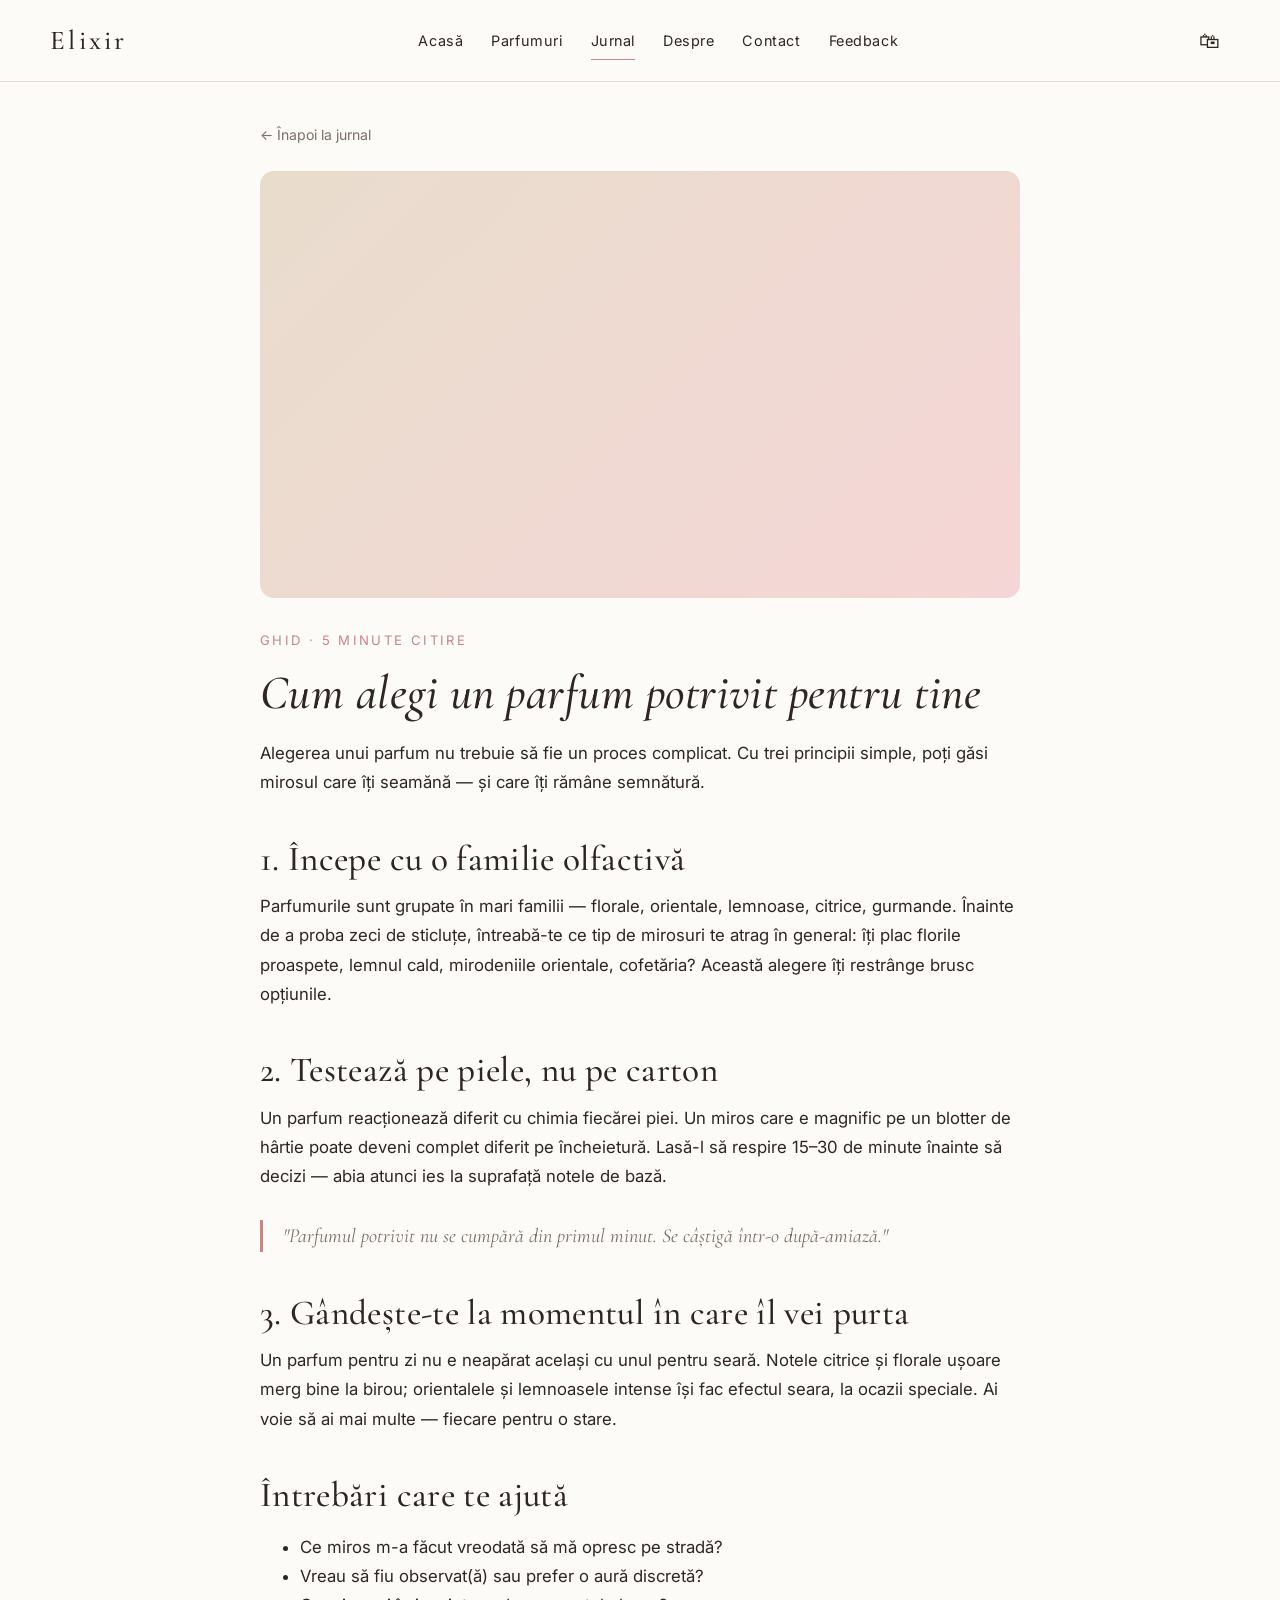
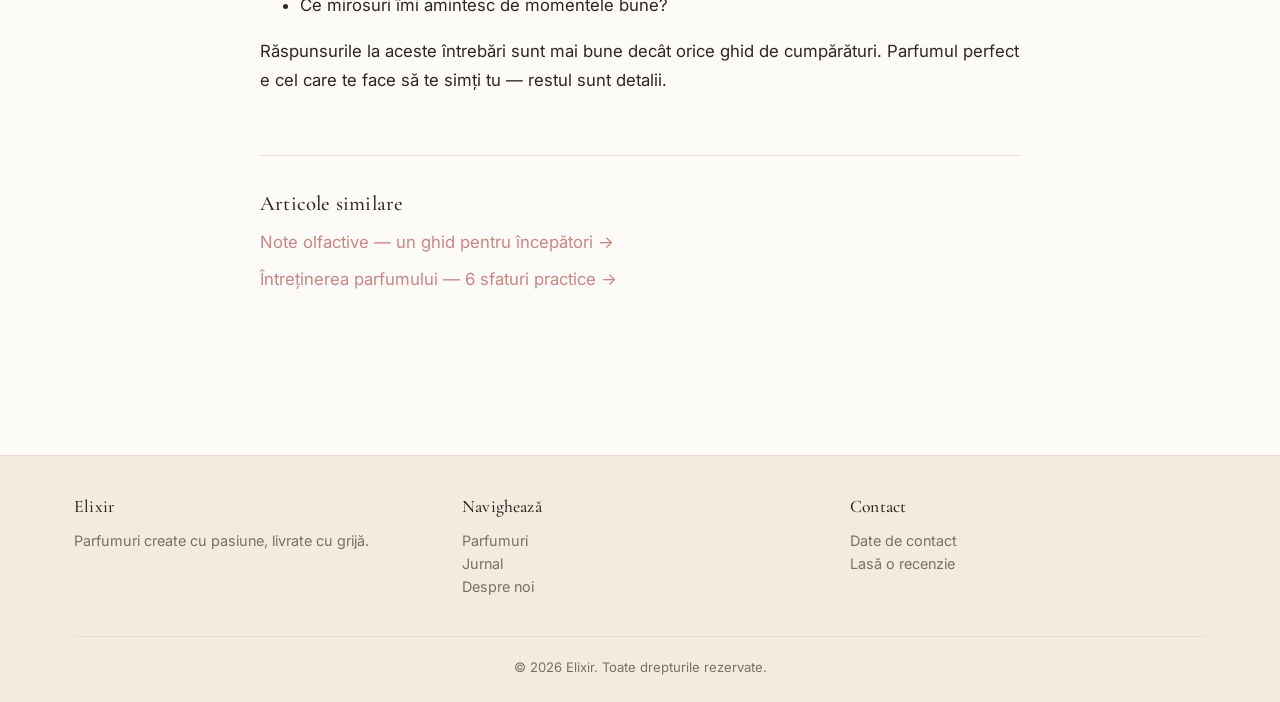
<file: blog/cum-alegi-un-parfum.html>
<!DOCTYPE html>
<html lang="ro">
<head>
  <meta charset="UTF-8">
  <meta name="viewport" content="width=device-width, initial-scale=1.0">
  <title>Cum alegi un parfum potrivit pentru tine — Elixir</title>
  <link rel="preconnect" href="https://fonts.googleapis.com">
  <link rel="preconnect" href="https://fonts.gstatic.com" crossorigin>
  <link href="https://fonts.googleapis.com/css2?family=Cormorant+Garamond:ital,wght@0,400;0,500;1,400&family=Inter:wght@400;500;600&display=swap" rel="stylesheet">
  <link rel="stylesheet" href="../css/style.css">
</head>
<body data-page="blog">
  <div data-elixir-header></div>

  <main>
    <article class="container blog-article">
      <a href="index.html" class="blog-article__back">← Înapoi la jurnal</a>
      <div class="blog-article__cover"></div>
      <div class="blog-article__meta">Ghid · 5 minute citire</div>
      <h1>Cum alegi un parfum potrivit pentru tine</h1>

      <p class="lead">Alegerea unui parfum nu trebuie să fie un proces complicat. Cu trei principii simple, poți găsi mirosul care îți seamănă — și care îți rămâne semnătură.</p>

      <h2>1. Începe cu o familie olfactivă</h2>
      <p>Parfumurile sunt grupate în mari familii — florale, orientale, lemnoase, citrice, gurmande. Înainte de a proba zeci de sticluțe, întreabă-te ce tip de mirosuri te atrag în general: îți plac florile proaspete, lemnul cald, mirodeniile orientale, cofetăria? Această alegere îți restrânge brusc opțiunile.</p>

      <h2>2. Testează pe piele, nu pe carton</h2>
      <p>Un parfum reacționează diferit cu chimia fiecărei piei. Un miros care e magnific pe un blotter de hârtie poate deveni complet diferit pe încheietură. Lasă-l să respire 15–30 de minute înainte să decizi — abia atunci ies la suprafață notele de bază.</p>

      <blockquote>"Parfumul potrivit nu se cumpără din primul minut. Se câștigă într-o după-amiază."</blockquote>

      <h2>3. Gândește-te la momentul în care îl vei purta</h2>
      <p>Un parfum pentru zi nu e neapărat același cu unul pentru seară. Notele citrice și florale ușoare merg bine la birou; orientalele și lemnoasele intense își fac efectul seara, la ocazii speciale. Ai voie să ai mai multe — fiecare pentru o stare.</p>

      <h2>Întrebări care te ajută</h2>
      <ul>
        <li>Ce miros m-a făcut vreodată să mă opresc pe stradă?</li>
        <li>Vreau să fiu observat(ă) sau prefer o aură discretă?</li>
        <li>Ce mirosuri îmi amintesc de momentele bune?</li>
      </ul>

      <p>Răspunsurile la aceste întrebări sunt mai bune decât orice ghid de cumpărături. Parfumul perfect e cel care te face să te simți tu — restul sunt detalii.</p>

      <div class="blog-related">
        <h3>Articole similare</h3>
        <ul class="blog-related__links">
          <li><a href="note-olfactive-ghid.html">Note olfactive — un ghid pentru începători →</a></li>
          <li><a href="intretinerea-parfumului.html">Întreținerea parfumului — 6 sfaturi practice →</a></li>
        </ul>
      </div>
    </article>
  </main>

  <div data-elixir-footer></div>

  <script src="../js/cos.js"></script>
  <script src="../js/header.js"></script>
</body>
</html>
</file>
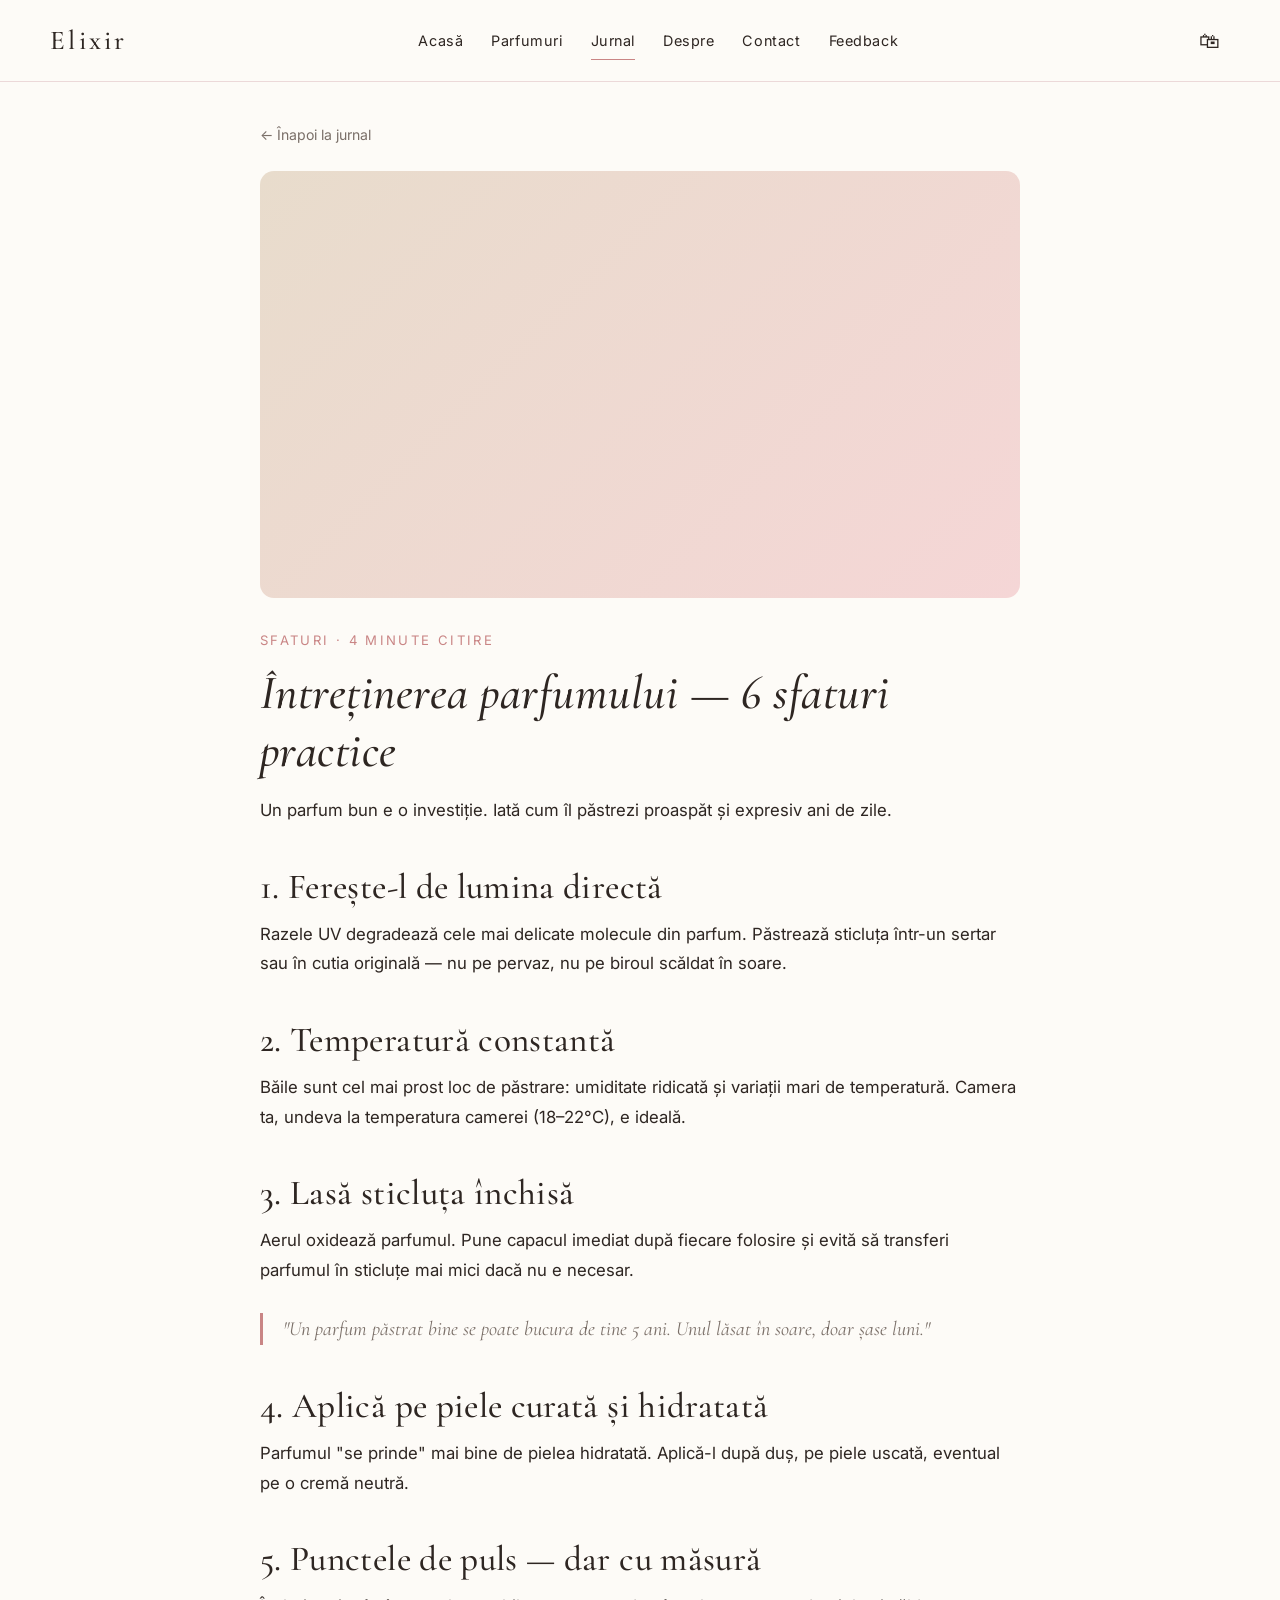
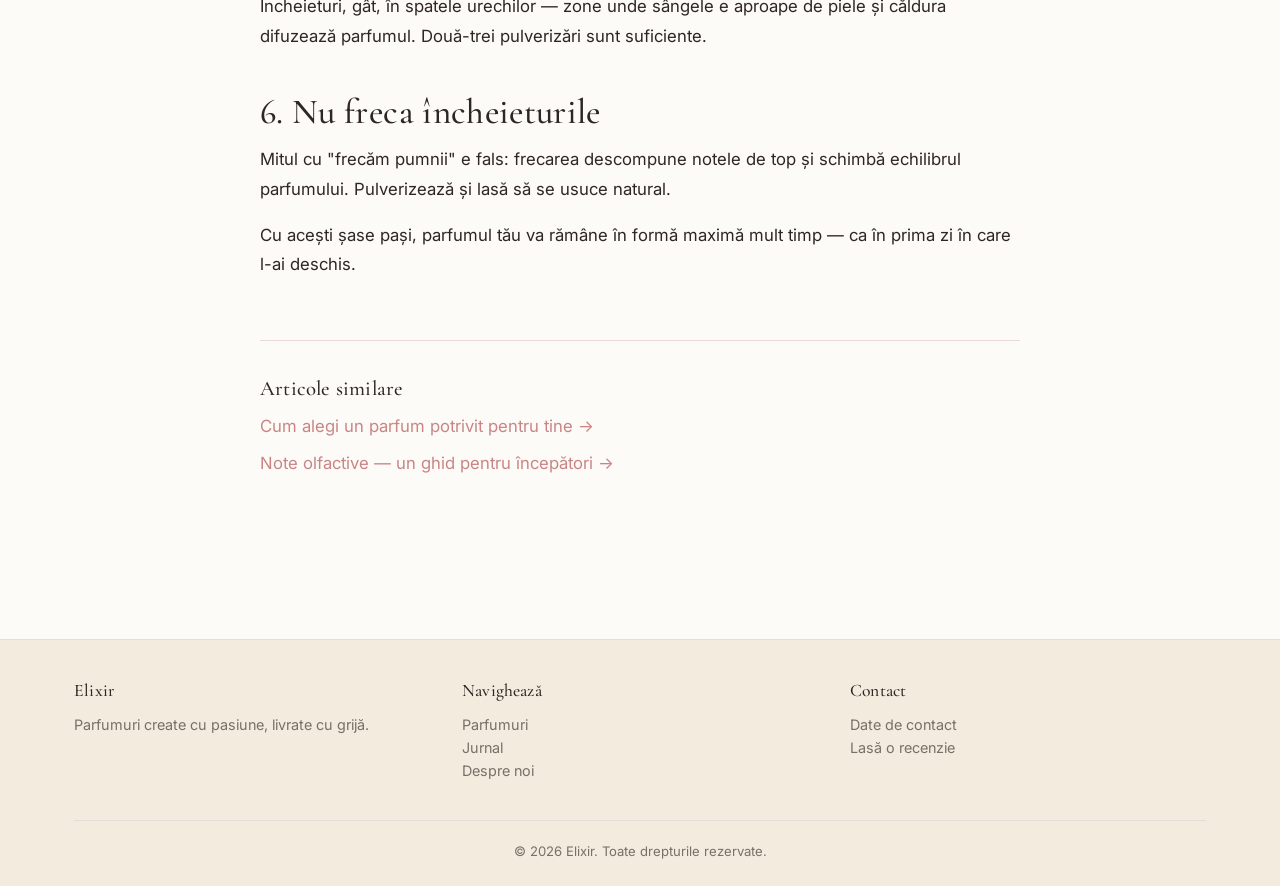
<file: blog/intretinerea-parfumului.html>
<!DOCTYPE html>
<html lang="ro">
<head>
  <meta charset="UTF-8">
  <meta name="viewport" content="width=device-width, initial-scale=1.0">
  <title>Întreținerea parfumului — 6 sfaturi practice — Elixir</title>
  <link rel="preconnect" href="https://fonts.googleapis.com">
  <link rel="preconnect" href="https://fonts.gstatic.com" crossorigin>
  <link href="https://fonts.googleapis.com/css2?family=Cormorant+Garamond:ital,wght@0,400;0,500;1,400&family=Inter:wght@400;500;600&display=swap" rel="stylesheet">
  <link rel="stylesheet" href="../css/style.css">
</head>
<body data-page="blog">
  <div data-elixir-header></div>

  <main>
    <article class="container blog-article">
      <a href="index.html" class="blog-article__back">← Înapoi la jurnal</a>
      <div class="blog-article__cover"></div>
      <div class="blog-article__meta">Sfaturi · 4 minute citire</div>
      <h1>Întreținerea parfumului — 6 sfaturi practice</h1>

      <p class="lead">Un parfum bun e o investiție. Iată cum îl păstrezi proaspăt și expresiv ani de zile.</p>

      <h2>1. Ferește-l de lumina directă</h2>
      <p>Razele UV degradează cele mai delicate molecule din parfum. Păstrează sticluța într-un sertar sau în cutia originală — nu pe pervaz, nu pe biroul scăldat în soare.</p>

      <h2>2. Temperatură constantă</h2>
      <p>Băile sunt cel mai prost loc de păstrare: umiditate ridicată și variații mari de temperatură. Camera ta, undeva la temperatura camerei (18–22°C), e ideală.</p>

      <h2>3. Lasă sticluța închisă</h2>
      <p>Aerul oxidează parfumul. Pune capacul imediat după fiecare folosire și evită să transferi parfumul în sticluțe mai mici dacă nu e necesar.</p>

      <blockquote>"Un parfum păstrat bine se poate bucura de tine 5 ani. Unul lăsat în soare, doar șase luni."</blockquote>

      <h2>4. Aplică pe piele curată și hidratată</h2>
      <p>Parfumul "se prinde" mai bine de pielea hidratată. Aplică-l după duș, pe piele uscată, eventual pe o cremă neutră.</p>

      <h2>5. Punctele de puls — dar cu măsură</h2>
      <p>Încheieturi, gât, în spatele urechilor — zone unde sângele e aproape de piele și căldura difuzează parfumul. Două-trei pulverizări sunt suficiente.</p>

      <h2>6. Nu freca încheieturile</h2>
      <p>Mitul cu "frecăm pumnii" e fals: frecarea descompune notele de top și schimbă echilibrul parfumului. Pulverizează și lasă să se usuce natural.</p>

      <p>Cu acești șase pași, parfumul tău va rămâne în formă maximă mult timp — ca în prima zi în care l-ai deschis.</p>

      <div class="blog-related">
        <h3>Articole similare</h3>
        <ul class="blog-related__links">
          <li><a href="cum-alegi-un-parfum.html">Cum alegi un parfum potrivit pentru tine →</a></li>
          <li><a href="note-olfactive-ghid.html">Note olfactive — un ghid pentru începători →</a></li>
        </ul>
      </div>
    </article>
  </main>

  <div data-elixir-footer></div>

  <script src="../js/cos.js"></script>
  <script src="../js/header.js"></script>
</body>
</html>
</file>
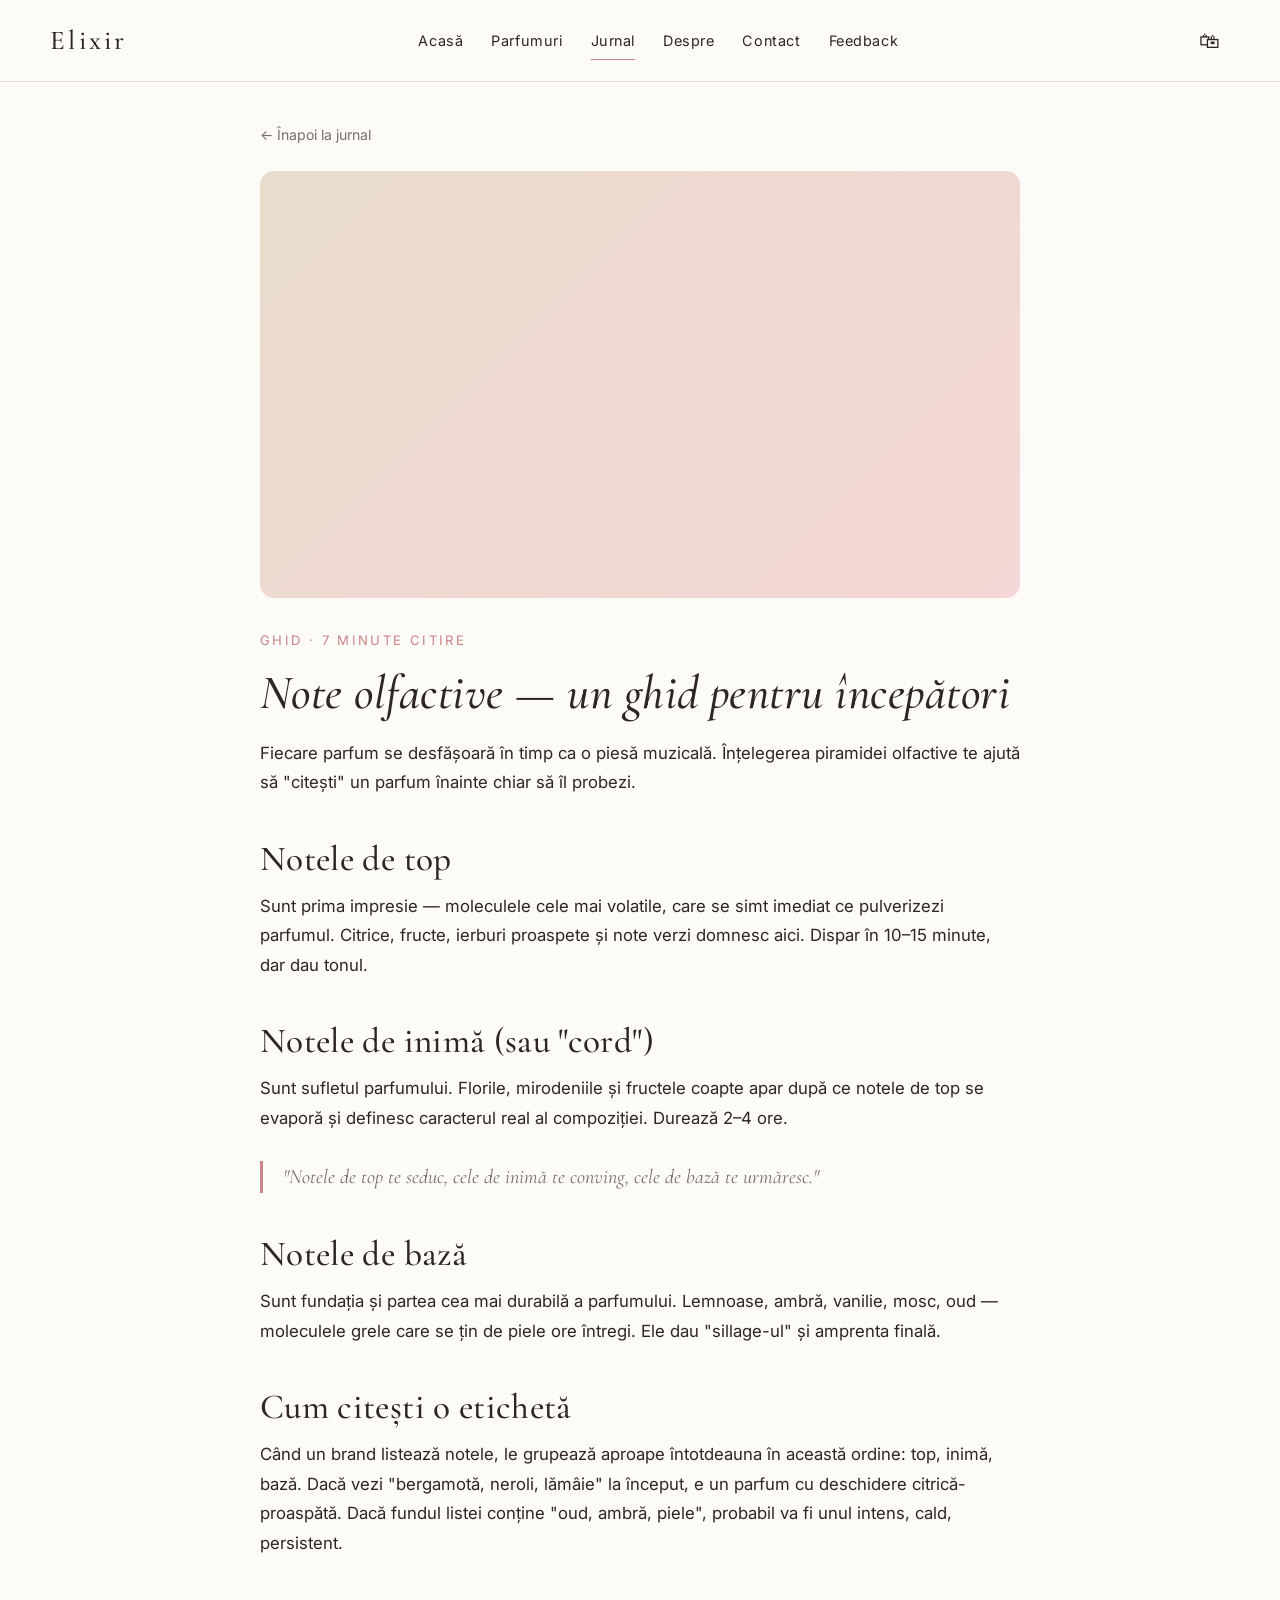
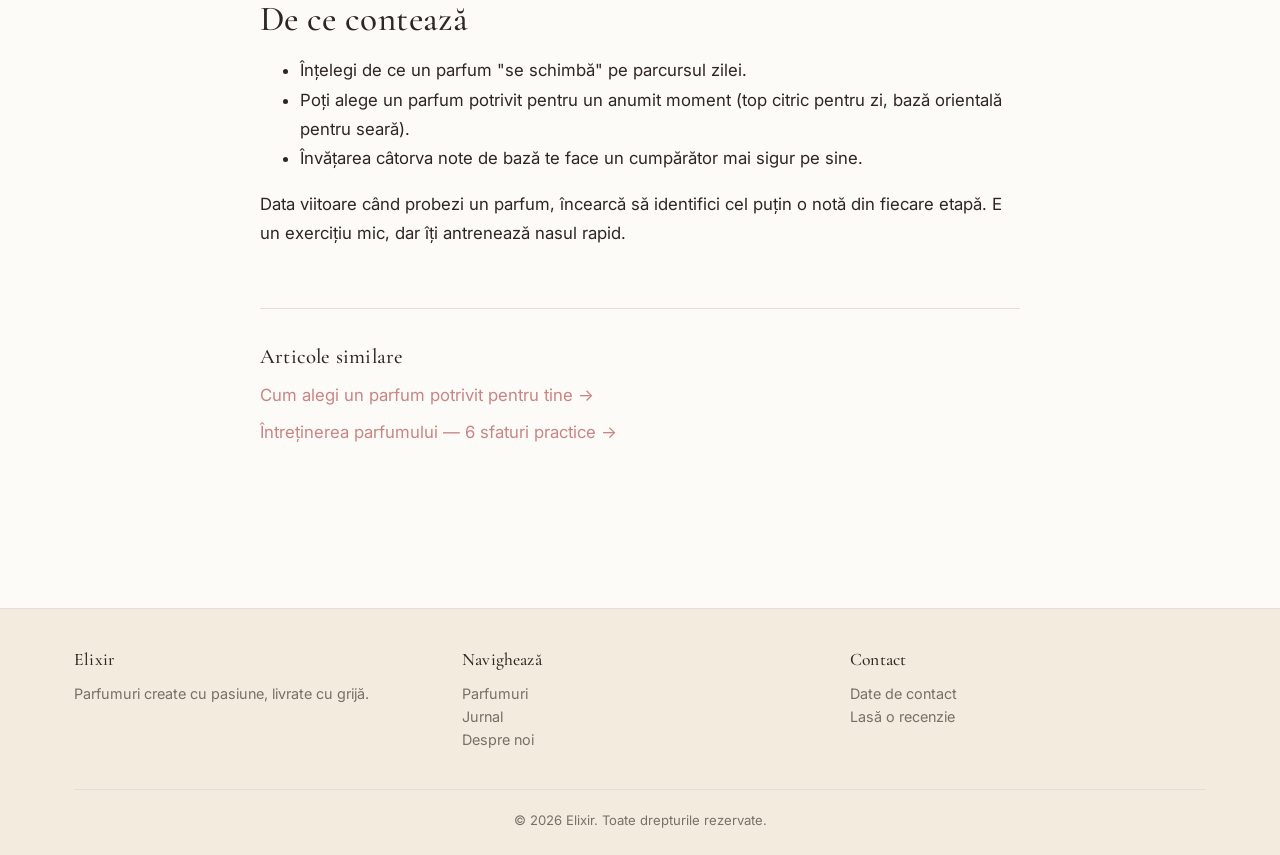
<file: blog/note-olfactive-ghid.html>
<!DOCTYPE html>
<html lang="ro">
<head>
  <meta charset="UTF-8">
  <meta name="viewport" content="width=device-width, initial-scale=1.0">
  <title>Note olfactive — un ghid pentru începători — Elixir</title>
  <link rel="preconnect" href="https://fonts.googleapis.com">
  <link rel="preconnect" href="https://fonts.gstatic.com" crossorigin>
  <link href="https://fonts.googleapis.com/css2?family=Cormorant+Garamond:ital,wght@0,400;0,500;1,400&family=Inter:wght@400;500;600&display=swap" rel="stylesheet">
  <link rel="stylesheet" href="../css/style.css">
</head>
<body data-page="blog">
  <div data-elixir-header></div>

  <main>
    <article class="container blog-article">
      <a href="index.html" class="blog-article__back">← Înapoi la jurnal</a>
      <div class="blog-article__cover"></div>
      <div class="blog-article__meta">Ghid · 7 minute citire</div>
      <h1>Note olfactive — un ghid pentru începători</h1>

      <p class="lead">Fiecare parfum se desfășoară în timp ca o piesă muzicală. Înțelegerea piramidei olfactive te ajută să "citești" un parfum înainte chiar să îl probezi.</p>

      <h2>Notele de top</h2>
      <p>Sunt prima impresie — moleculele cele mai volatile, care se simt imediat ce pulverizezi parfumul. Citrice, fructe, ierburi proaspete și note verzi domnesc aici. Dispar în 10–15 minute, dar dau tonul.</p>

      <h2>Notele de inimă (sau "cord")</h2>
      <p>Sunt sufletul parfumului. Florile, mirodeniile și fructele coapte apar după ce notele de top se evaporă și definesc caracterul real al compoziției. Durează 2–4 ore.</p>

      <blockquote>"Notele de top te seduc, cele de inimă te conving, cele de bază te urmăresc."</blockquote>

      <h2>Notele de bază</h2>
      <p>Sunt fundația și partea cea mai durabilă a parfumului. Lemnoase, ambră, vanilie, mosc, oud — moleculele grele care se țin de piele ore întregi. Ele dau "sillage-ul" și amprenta finală.</p>

      <h2>Cum citești o etichetă</h2>
      <p>Când un brand listează notele, le grupează aproape întotdeauna în această ordine: top, inimă, bază. Dacă vezi "bergamotă, neroli, lămâie" la început, e un parfum cu deschidere citrică-proaspătă. Dacă fundul listei conține "oud, ambră, piele", probabil va fi unul intens, cald, persistent.</p>

      <h2>De ce contează</h2>
      <ul>
        <li>Înțelegi de ce un parfum "se schimbă" pe parcursul zilei.</li>
        <li>Poți alege un parfum potrivit pentru un anumit moment (top citric pentru zi, bază orientală pentru seară).</li>
        <li>Învățarea câtorva note de bază te face un cumpărător mai sigur pe sine.</li>
      </ul>

      <p>Data viitoare când probezi un parfum, încearcă să identifici cel puțin o notă din fiecare etapă. E un exercițiu mic, dar îți antrenează nasul rapid.</p>

      <div class="blog-related">
        <h3>Articole similare</h3>
        <ul class="blog-related__links">
          <li><a href="cum-alegi-un-parfum.html">Cum alegi un parfum potrivit pentru tine →</a></li>
          <li><a href="intretinerea-parfumului.html">Întreținerea parfumului — 6 sfaturi practice →</a></li>
        </ul>
      </div>
    </article>
  </main>

  <div data-elixir-footer></div>

  <script src="../js/cos.js"></script>
  <script src="../js/header.js"></script>
</body>
</html>
</file>
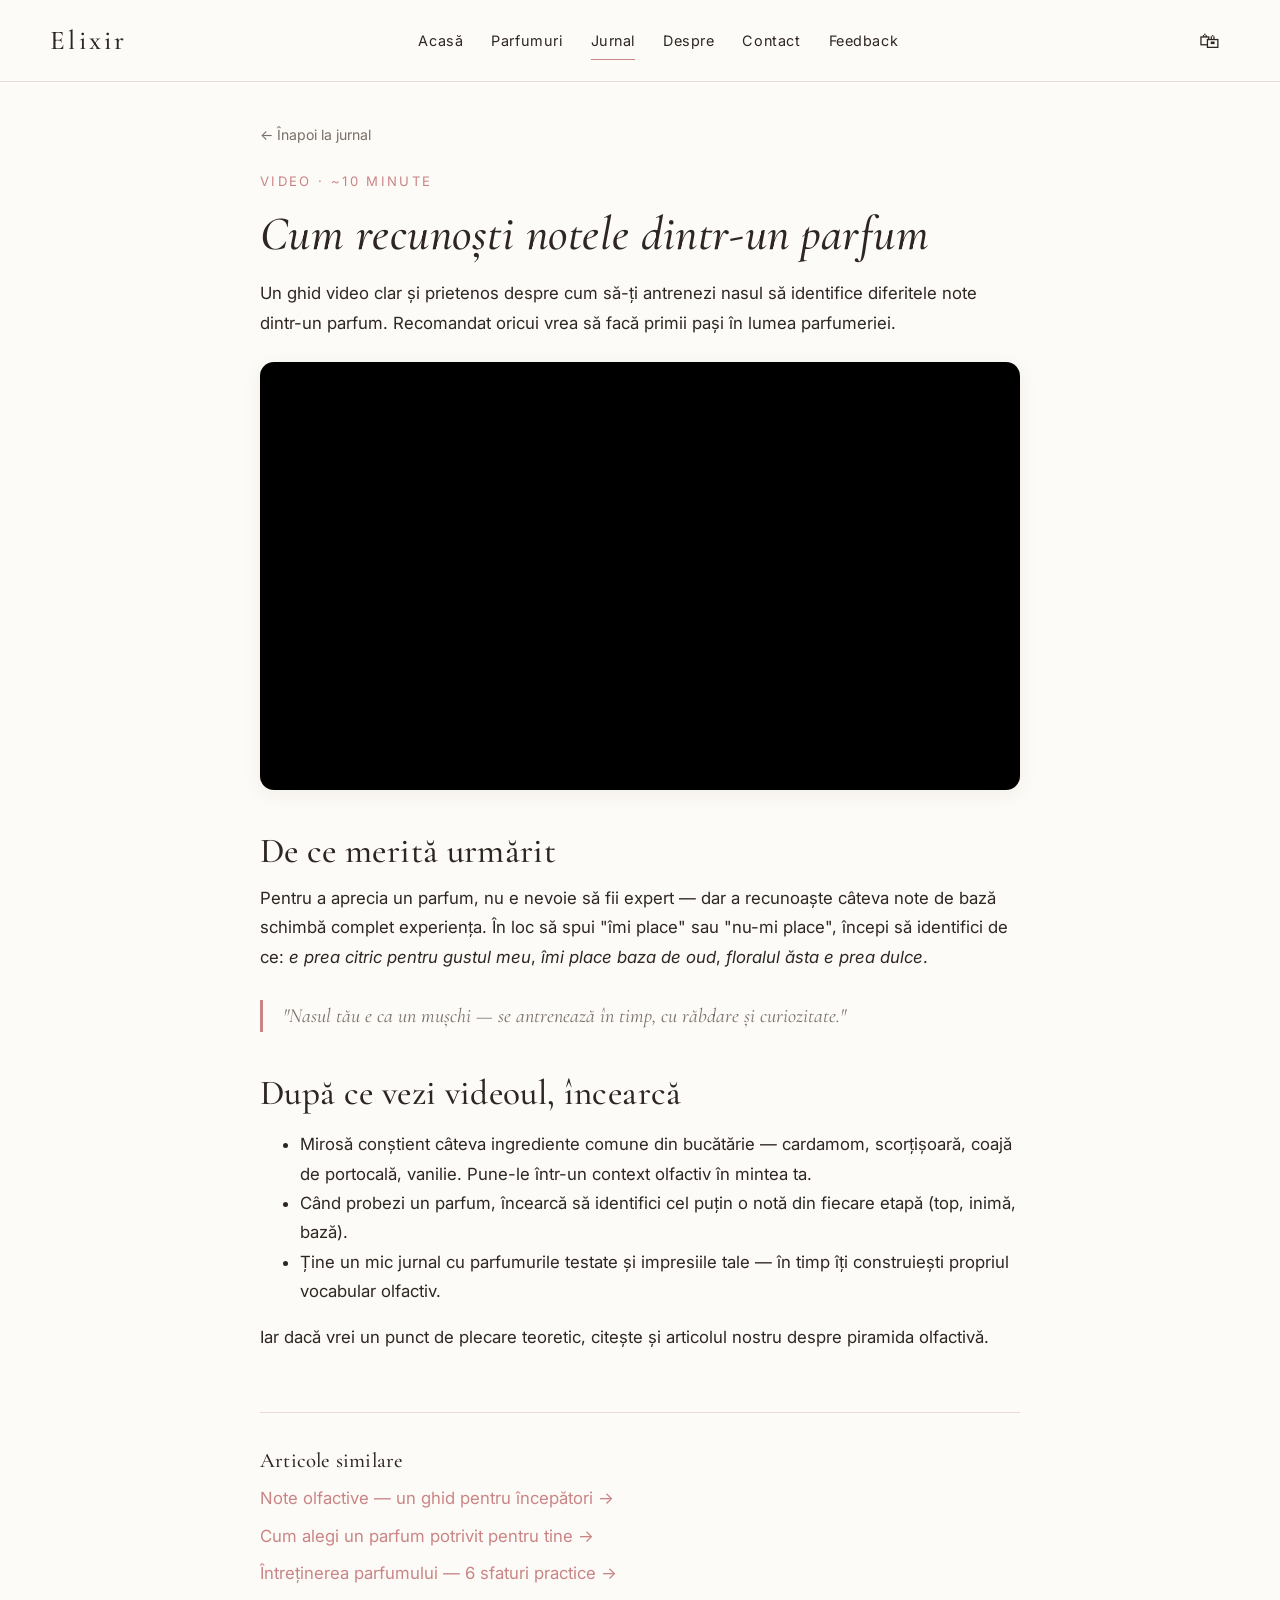
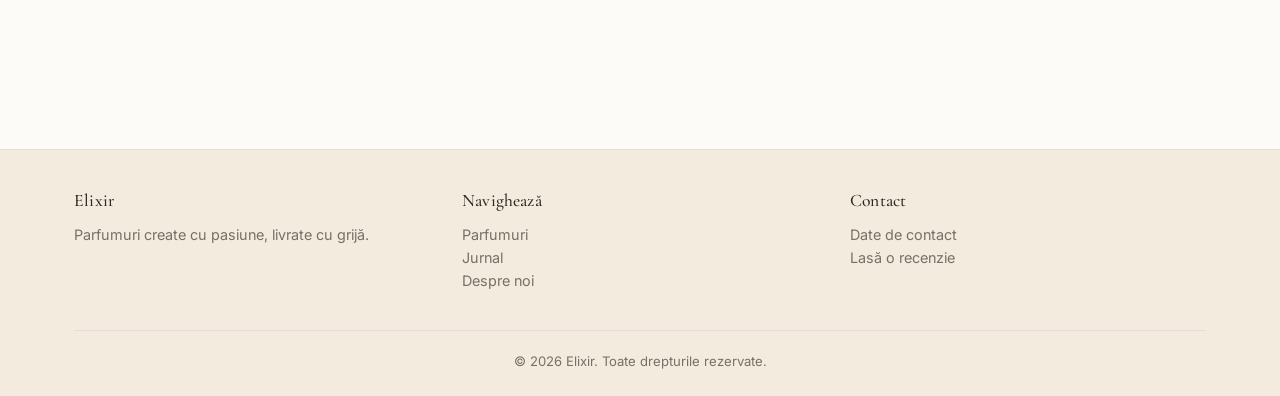
<file: blog/video-recunoaste-note.html>
<!DOCTYPE html>
<html lang="ro">
<head>
  <meta charset="UTF-8">
  <meta name="viewport" content="width=device-width, initial-scale=1.0">
  <title>Cum recunoști notele dintr-un parfum (video) — Elixir</title>
  <meta name="description" content="Un ghid video despre cum să-ți antrenezi nasul să identifice notele olfactive dintr-un parfum.">
  <link rel="preconnect" href="https://fonts.googleapis.com">
  <link rel="preconnect" href="https://fonts.gstatic.com" crossorigin>
  <link href="https://fonts.googleapis.com/css2?family=Cormorant+Garamond:ital,wght@0,400;0,500;1,400&family=Inter:wght@400;500;600&display=swap" rel="stylesheet">
  <link rel="stylesheet" href="../css/style.css">
</head>
<body data-page="blog">
  <div data-elixir-header></div>

  <main>
    <article class="container blog-article">
      <a href="index.html" class="blog-article__back">← Înapoi la jurnal</a>

      <div class="blog-article__meta">Video · ~10 minute</div>
      <h1>Cum recunoști notele dintr-un parfum</h1>

      <p class="lead">Un ghid video clar și prietenos despre cum să-ți antrenezi nasul să identifice diferitele note dintr-un parfum. Recomandat oricui vrea să facă primii pași în lumea parfumeriei.</p>

      <div class="video-embed">
        <iframe
          src="https://www.youtube-nocookie.com/embed/bxO9tjr3GGE"
          title="How to learn what notes smell like (PERFUME 101)"
          loading="lazy"
          allow="accelerometer; autoplay; clipboard-write; encrypted-media; gyroscope; picture-in-picture; web-share"
          allowfullscreen
          referrerpolicy="strict-origin-when-cross-origin"></iframe>
      </div>

      <h2>De ce merită urmărit</h2>
      <p>Pentru a aprecia un parfum, nu e nevoie să fii expert — dar a recunoaște câteva note de bază schimbă complet experiența. În loc să spui "îmi place" sau "nu-mi place", începi să identifici de ce: <em>e prea citric pentru gustul meu</em>, <em>îmi place baza de oud</em>, <em>floralul ăsta e prea dulce</em>.</p>

      <blockquote>"Nasul tău e ca un mușchi — se antrenează în timp, cu răbdare și curiozitate."</blockquote>

      <h2>După ce vezi videoul, încearcă</h2>
      <ul>
        <li>Mirosă conștient câteva ingrediente comune din bucătărie — cardamom, scorțișoară, coajă de portocală, vanilie. Pune-le într-un context olfactiv în mintea ta.</li>
        <li>Când probezi un parfum, încearcă să identifici cel puțin o notă din fiecare etapă (top, inimă, bază).</li>
        <li>Ține un mic jurnal cu parfumurile testate și impresiile tale — în timp îți construiești propriul vocabular olfactiv.</li>
      </ul>

      <p>Iar dacă vrei un punct de plecare teoretic, citește și articolul nostru despre piramida olfactivă.</p>

      <div class="blog-related">
        <h3>Articole similare</h3>
        <ul class="blog-related__links">
          <li><a href="note-olfactive-ghid.html">Note olfactive — un ghid pentru începători →</a></li>
          <li><a href="cum-alegi-un-parfum.html">Cum alegi un parfum potrivit pentru tine →</a></li>
          <li><a href="intretinerea-parfumului.html">Întreținerea parfumului — 6 sfaturi practice →</a></li>
        </ul>
      </div>
    </article>
  </main>

  <div data-elixir-footer></div>

  <script src="../js/cos.js"></script>
  <script src="../js/header.js"></script>
</body>
</html>
</file>
<file: css/style.css>
:root {
  --bg: #fdfbf7;
  --surface: #ffffff;
  --beige: #e8dccc;
  --beige-soft: #f3ebde;
  --pink: #f5d6d6;
  --pink-strong: #e8a8a8;
  --pink-deep: #c98585;
  --text: #2e2622;
  --text-muted: #7a6f68;
  --line: #ecd9d9;
  --shadow: 0 4px 20px rgba(46, 38, 34, 0.06);
  --shadow-lg: 0 10px 40px rgba(46, 38, 34, 0.1);
  --radius: 6px;
  --radius-lg: 14px;
  --font-serif: "Cormorant Garamond", "Georgia", serif;
  --font-sans: "Inter", "Lato", system-ui, sans-serif;
  --container: 1180px;
}

* {
  box-sizing: border-box;
}

html,
body {
  margin: 0;
  padding: 0;
}

body {
  font-family: var(--font-sans);
  font-size: 16px;
  line-height: 1.6;
  color: var(--text);
  background: var(--bg);
  display: flex;
  flex-direction: column;
  min-height: 100vh;
}

main {
  flex: 1;
}

h1,
h2,
h3,
h4 {
  font-family: var(--font-serif);
  font-weight: 500;
  line-height: 1.2;
  margin: 0 0 0.5em;
  letter-spacing: 0.01em;
}

h1 {
  font-size: clamp(2rem, 4vw, 3rem);
}

h2 {
  font-size: clamp(1.6rem, 3vw, 2.2rem);
}

h3 {
  font-size: 1.3rem;
}

p {
  margin: 0 0 1em;
}

a {
  color: var(--pink-deep);
  text-decoration: none;
  transition: color 0.2s;
}

a:hover {
  color: var(--text);
}

img {
  max-width: 100%;
  display: block;
}

button {
  font-family: inherit;
  cursor: pointer;
}

:focus-visible {
  outline: 2px solid var(--pink-deep);
  outline-offset: 3px;
  border-radius: 3px;
}

.container {
  max-width: var(--container);
  margin: 0 auto;
  padding: 0 24px;
}

.btn {
  display: inline-flex;
  align-items: center;
  justify-content: center;
  gap: 8px;
  padding: 12px 24px;
  border: 1px solid var(--text);
  background: var(--text);
  color: var(--bg);
  border-radius: var(--radius);
  font-size: 0.92rem;
  font-weight: 500;
  letter-spacing: 0.05em;
  text-transform: uppercase;
  transition: background 0.2s, color 0.2s, border-color 0.2s, transform 0.1s;
}

.btn:hover {
  background: var(--pink-deep);
  border-color: var(--pink-deep);
  color: var(--bg);
}

.btn:active {
  transform: translateY(1px);
}

.btn--ghost {
  background: transparent;
  color: var(--text);
}

.btn--ghost:hover {
  background: var(--text);
  color: var(--bg);
}

.btn--pink {
  background: var(--pink-strong);
  border-color: var(--pink-strong);
}

.btn--pink:hover {
  background: var(--pink-deep);
  border-color: var(--pink-deep);
}

.btn--small {
  padding: 8px 16px;
  font-size: 0.78rem;
}

.btn--full {
  width: 100%;
}

/* ============ Header ============ */

.site-header {
  background: var(--bg);
  border-bottom: 1px solid var(--line);
  position: sticky;
  top: 0;
  z-index: 50;
}

.site-header__inner {
  display: flex;
  align-items: center;
  justify-content: space-between;
  padding: 18px 0;
  gap: 24px;
}

.site-header__logo {
  font-family: var(--font-serif);
  font-size: 1.7rem;
  font-weight: 500;
  color: var(--text);
  letter-spacing: 0.12em;
}

.site-header__nav {
  display: flex;
  gap: 28px;
  align-items: center;
}

.site-header__nav a {
  color: var(--text);
  font-size: 0.9rem;
  letter-spacing: 0.04em;
  position: relative;
  padding: 4px 0;
}

.site-header__nav a:hover {
  color: var(--pink-deep);
}

.site-header__nav a.active::after {
  content: "";
  position: absolute;
  bottom: -4px;
  left: 0;
  right: 0;
  height: 1px;
  background: var(--pink-deep);
}

.site-header__cart {
  position: relative;
  background: transparent;
  border: none;
  color: var(--text);
  font-size: 1.3rem;
  padding: 6px 10px;
  display: inline-flex;
  align-items: center;
  text-decoration: none;
}

.site-header__cart:hover {
  color: var(--pink-deep);
}

.site-header__cart-badge {
  position: absolute;
  top: -4px;
  right: -4px;
  background: var(--pink-deep);
  color: var(--bg);
  font-family: var(--font-sans);
  font-size: 0.7rem;
  font-weight: 600;
  min-width: 18px;
  height: 18px;
  border-radius: 9px;
  display: flex;
  align-items: center;
  justify-content: center;
  padding: 0 5px;
}

.site-header__cart-badge[hidden] {
  display: none;
}

.site-header__burger {
  display: none;
  background: none;
  border: none;
  font-size: 1.5rem;
  color: var(--text);
}

@media (max-width: 768px) {
  .site-header__nav {
    position: absolute;
    top: 100%;
    left: 0;
    right: 0;
    background: var(--bg);
    border-bottom: 1px solid var(--line);
    flex-direction: column;
    gap: 0;
    padding: 0;
    display: none;
  }

  .site-header__nav.open {
    display: flex;
  }

  .site-header__nav a {
    width: 100%;
    padding: 14px 24px;
    border-bottom: 1px solid var(--line);
  }

  .site-header__burger {
    display: inline-flex;
    order: -1;
  }

  .site-header__inner {
    position: relative;
  }
}

/* ============ Footer ============ */

.site-footer {
  background: var(--beige-soft);
  border-top: 1px solid var(--line);
  padding: 40px 0 24px;
  margin-top: 80px;
  color: var(--text-muted);
  font-size: 0.9rem;
}

.site-footer__cols {
  display: grid;
  grid-template-columns: repeat(auto-fit, minmax(200px, 1fr));
  gap: 32px;
  margin-bottom: 24px;
}

.site-footer h4 {
  color: var(--text);
  margin-bottom: 12px;
  font-size: 1.1rem;
}

.site-footer a {
  color: var(--text-muted);
}

.site-footer a:hover {
  color: var(--text);
}

.site-footer__bottom {
  text-align: center;
  padding-top: 20px;
  border-top: 1px solid var(--line);
  font-size: 0.82rem;
}

/* ============ Hero ============ */

.hero {
  padding: 80px 0 100px;
  text-align: center;
  background: linear-gradient(180deg, var(--bg) 0%, var(--beige-soft) 100%);
}

.hero__tag {
  font-size: 0.85rem;
  letter-spacing: 0.3em;
  text-transform: uppercase;
  color: var(--pink-deep);
  margin-bottom: 16px;
}

.hero h1 {
  max-width: 720px;
  margin-left: auto;
  margin-right: auto;
  font-style: italic;
}

.hero p {
  max-width: 540px;
  margin: 0 auto 28px;
  color: var(--text-muted);
  font-size: 1.05rem;
}

/* ============ Sections ============ */

.section {
  padding: 70px 0;
}

.section--soft {
  background: var(--beige-soft);
}

.section__header {
  text-align: center;
  margin-bottom: 48px;
}

.section__header p {
  color: var(--text-muted);
  max-width: 560px;
  margin: 8px auto 0;
}

/* ============ Product grid ============ */

.product-grid {
  display: grid;
  grid-template-columns: repeat(auto-fill, minmax(240px, 1fr));
  gap: 28px;
}

.product-card {
  background: var(--surface);
  border-radius: var(--radius-lg);
  overflow: hidden;
  box-shadow: var(--shadow);
  display: flex;
  flex-direction: column;
  transition: transform 0.25s, box-shadow 0.25s;
}

.product-card:hover {
  transform: translateY(-4px);
  box-shadow: var(--shadow-lg);
}

.product-card__media {
  aspect-ratio: 3 / 4;
  background: linear-gradient(135deg, var(--beige-soft), var(--pink));
  display: flex;
  align-items: center;
  justify-content: center;
  position: relative;
  overflow: hidden;
}

.product-card__media img {
  width: 100%;
  height: 100%;
  object-fit: cover;
}

.product-card__placeholder {
  font-family: var(--font-serif);
  font-style: italic;
  font-size: 1.4rem;
  color: var(--text);
  opacity: 0.5;
  text-align: center;
  padding: 16px;
}

.product-card__body {
  padding: 20px 22px 24px;
  display: flex;
  flex-direction: column;
  flex: 1;
}

.product-card__category {
  font-size: 0.72rem;
  letter-spacing: 0.2em;
  text-transform: uppercase;
  color: var(--pink-deep);
  margin-bottom: 6px;
}

.product-card__name {
  font-family: var(--font-serif);
  font-size: 1.3rem;
  margin: 0 0 6px;
}

.product-card__desc {
  font-size: 0.9rem;
  color: var(--text-muted);
  margin: 0 0 14px;
  flex: 1;
}

.product-card__bottom {
  display: flex;
  justify-content: space-between;
  align-items: center;
  gap: 12px;
}

.product-card__price {
  font-family: var(--font-serif);
  font-size: 1.25rem;
  color: var(--text);
}

.product-card__link {
  color: var(--text);
  font-size: 0.85rem;
  letter-spacing: 0.05em;
  display: inline-block;
}

.product-card__link:hover {
  color: var(--pink-deep);
}

/* ============ Filtre ============ */

.filters {
  display: flex;
  flex-wrap: wrap;
  gap: 16px;
  margin-bottom: 32px;
  align-items: center;
  justify-content: space-between;
}

.filters__chips {
  display: flex;
  flex-wrap: wrap;
  gap: 8px;
}

.chip {
  padding: 8px 16px;
  background: transparent;
  border: 1px solid var(--line);
  color: var(--text);
  border-radius: 100px;
  font-size: 0.85rem;
  letter-spacing: 0.04em;
  cursor: pointer;
  transition: background 0.2s, border-color 0.2s, color 0.2s;
  text-transform: capitalize;
}

.chip:hover {
  border-color: var(--pink-deep);
}

.chip.active {
  background: var(--text);
  color: var(--bg);
  border-color: var(--text);
}

.filters__sort {
  padding: 8px 12px;
  border: 1px solid var(--line);
  border-radius: var(--radius);
  background: var(--surface);
  font-family: inherit;
  font-size: 0.88rem;
  color: var(--text);
}

/* ============ Pagina detaliu produs ============ */

.product-detail {
  display: grid;
  grid-template-columns: 1fr 1fr;
  gap: 60px;
  padding: 50px 0;
}

@media (max-width: 768px) {
  .product-detail {
    grid-template-columns: 1fr;
    gap: 32px;
  }
}

.product-detail__media {
  aspect-ratio: 3 / 4;
  background: linear-gradient(135deg, var(--beige-soft), var(--pink));
  border-radius: var(--radius-lg);
  overflow: hidden;
  display: flex;
  align-items: center;
  justify-content: center;
  box-shadow: var(--shadow);
}

.product-detail__media img {
  width: 100%;
  height: 100%;
  object-fit: cover;
}

.product-detail__category {
  font-size: 0.78rem;
  letter-spacing: 0.25em;
  text-transform: uppercase;
  color: var(--pink-deep);
  margin-bottom: 10px;
}

.product-detail__name {
  font-size: 2.4rem;
  margin-bottom: 8px;
}

.product-detail__volume {
  color: var(--text-muted);
  font-size: 0.95rem;
  margin-bottom: 18px;
}

.product-detail__price {
  font-family: var(--font-serif);
  font-size: 1.8rem;
  margin: 12px 0 24px;
}

.product-detail__desc {
  color: var(--text-muted);
  margin-bottom: 28px;
  font-size: 1rem;
  line-height: 1.7;
}

.notes-group {
  margin-bottom: 24px;
}

.notes-group h4 {
  font-family: var(--font-sans);
  font-size: 0.78rem;
  letter-spacing: 0.2em;
  text-transform: uppercase;
  color: var(--pink-deep);
  margin-bottom: 12px;
}

.notes-list {
  display: flex;
  flex-direction: column;
  gap: 6px;
}

.notes-list__row {
  display: flex;
  gap: 12px;
  font-size: 0.95rem;
}

.notes-list__label {
  color: var(--text-muted);
  min-width: 80px;
  font-style: italic;
}

.qty-row {
  display: flex;
  gap: 16px;
  align-items: center;
  margin-bottom: 20px;
}

.qty-stepper {
  display: inline-flex;
  align-items: center;
  border: 1px solid var(--line);
  border-radius: var(--radius);
  overflow: hidden;
}

.qty-stepper button {
  background: transparent;
  border: none;
  width: 36px;
  height: 40px;
  font-size: 1.1rem;
  color: var(--text);
}

.qty-stepper button:hover {
  background: var(--beige-soft);
}

.qty-stepper input {
  width: 44px;
  border: none;
  text-align: center;
  font-family: inherit;
  font-size: 0.95rem;
  color: var(--text);
  background: transparent;
  -moz-appearance: textfield;
}

.qty-stepper input::-webkit-outer-spin-button,
.qty-stepper input::-webkit-inner-spin-button {
  -webkit-appearance: none;
  margin: 0;
}

/* ============ Coș ============ */

.cart-layout {
  display: grid;
  grid-template-columns: 1.6fr 1fr;
  gap: 48px;
  padding: 40px 0 80px;
}

@media (max-width: 900px) {
  .cart-layout {
    grid-template-columns: 1fr;
    gap: 32px;
  }
}

.cart-items {
  display: flex;
  flex-direction: column;
  gap: 16px;
}

.cart-row {
  display: grid;
  grid-template-columns: 90px 1fr auto;
  gap: 20px;
  align-items: center;
  padding: 16px;
  background: var(--surface);
  border-radius: var(--radius-lg);
  box-shadow: var(--shadow);
}

.cart-row__media {
  width: 90px;
  height: 110px;
  border-radius: var(--radius);
  background: linear-gradient(135deg, var(--beige-soft), var(--pink));
  overflow: hidden;
}

.cart-row__media img {
  width: 100%;
  height: 100%;
  object-fit: cover;
}

.cart-row__name {
  font-family: var(--font-serif);
  font-size: 1.1rem;
  margin: 0 0 4px;
}

.cart-row__meta {
  font-size: 0.85rem;
  color: var(--text-muted);
}

.cart-row__price {
  font-family: var(--font-serif);
  font-size: 1.05rem;
  margin-top: 8px;
}

.cart-row__right {
  display: flex;
  flex-direction: column;
  align-items: flex-end;
  gap: 10px;
}

.cart-row__remove {
  background: transparent;
  border: none;
  color: var(--text-muted);
  font-size: 0.82rem;
  text-decoration: underline;
}

.cart-row__remove:hover {
  color: var(--pink-deep);
}

.cart-summary {
  background: var(--surface);
  border-radius: var(--radius-lg);
  padding: 28px;
  box-shadow: var(--shadow);
  align-self: start;
  position: sticky;
  top: 100px;
}

.cart-summary h3 {
  margin-top: 0;
}

.cart-summary__row {
  display: flex;
  justify-content: space-between;
  padding: 8px 0;
  font-size: 0.95rem;
}

.cart-summary__total {
  font-family: var(--font-serif);
  font-size: 1.4rem;
  border-top: 1px solid var(--line);
  margin-top: 10px;
  padding-top: 14px;
}

.cart-empty {
  text-align: center;
  padding: 60px 20px;
  color: var(--text-muted);
}

.cart-empty h2 {
  color: var(--text);
}

/* ============ Forms ============ */

.form-group {
  margin-bottom: 18px;
}

.form-group label {
  display: block;
  font-size: 0.85rem;
  letter-spacing: 0.04em;
  margin-bottom: 6px;
  color: var(--text);
}

.form-group label .optional {
  color: var(--text-muted);
  font-style: italic;
  font-size: 0.78rem;
}

.form-group input,
.form-group textarea,
.form-group select {
  width: 100%;
  padding: 11px 14px;
  border: 1px solid var(--line);
  border-radius: var(--radius);
  font-family: inherit;
  font-size: 0.95rem;
  color: var(--text);
  background: var(--surface);
  transition: border-color 0.2s, box-shadow 0.2s;
}

.form-group input:focus,
.form-group textarea:focus,
.form-group select:focus {
  outline: none;
  border-color: var(--pink-deep);
  box-shadow: 0 0 0 3px rgba(201, 133, 133, 0.15);
}

.form-group textarea {
  resize: vertical;
  min-height: 90px;
}

.form-error {
  color: #b04848;
  font-size: 0.82rem;
  margin-top: 6px;
  display: none;
}

.form-error.show {
  display: block;
}

/* ============ Feedback page ============ */

.feedback-layout {
  max-width: 720px;
  margin: 0 auto;
  padding: 40px 0 80px;
}

.feedback-section {
  background: var(--surface);
  border-radius: var(--radius-lg);
  padding: 32px;
  box-shadow: var(--shadow);
  margin-bottom: 24px;
}

.feedback-section h2 {
  margin-top: 0;
  font-size: 1.5rem;
}

.feedback-section__intro {
  color: var(--text-muted);
  font-size: 0.95rem;
  margin-bottom: 24px;
}

.stars {
  display: inline-flex;
  flex-direction: row-reverse;
  gap: 6px;
}

.stars input {
  position: absolute;
  opacity: 0;
  pointer-events: none;
}

.stars label {
  font-size: 1.8rem;
  color: var(--line);
  cursor: pointer;
  transition: color 0.15s;
  line-height: 1;
}

.stars label::before {
  content: "★";
}

.stars input:checked ~ label,
.stars label:hover,
.stars label:hover ~ label {
  color: var(--pink-deep);
}

.stars input:focus-visible + label {
  outline: 2px solid var(--pink-deep);
  outline-offset: 2px;
  border-radius: 3px;
}

.radio-group {
  display: flex;
  flex-wrap: wrap;
  gap: 10px;
}

.radio-group label {
  display: inline-flex;
  align-items: center;
  gap: 8px;
  padding: 8px 16px;
  border: 1px solid var(--line);
  border-radius: 100px;
  cursor: pointer;
  font-size: 0.9rem;
  transition: background 0.2s, border-color 0.2s, color 0.2s;
}

.radio-group label:hover {
  border-color: var(--pink-deep);
}

.radio-group input[type="radio"] {
  position: absolute;
  opacity: 0;
  pointer-events: none;
}

.radio-group input[type="radio"]:checked + span,
.radio-group label:has(input:checked) {
  background: var(--text);
  color: var(--bg);
  border-color: var(--text);
}

.feedback-success {
  background: var(--beige-soft);
  border-left: 3px solid var(--pink-deep);
  padding: 16px 20px;
  border-radius: var(--radius);
  margin-top: 20px;
  display: none;
}

.feedback-success.show {
  display: block;
}

/* ============ Blog ============ */

.blog-hero {
  padding: 60px 0 40px;
  text-align: center;
}

.blog-hero h1 {
  font-style: italic;
}

.blog-hero p {
  color: var(--text-muted);
  max-width: 580px;
  margin: 0 auto;
}

.blog-grid {
  display: grid;
  grid-template-columns: repeat(auto-fill, minmax(280px, 1fr));
  gap: 32px;
  padding-bottom: 80px;
}

.blog-card {
  background: var(--surface);
  border-radius: var(--radius-lg);
  overflow: hidden;
  box-shadow: var(--shadow);
  display: flex;
  flex-direction: column;
  transition: transform 0.25s, box-shadow 0.25s;
}

.blog-card:hover {
  transform: translateY(-4px);
  box-shadow: var(--shadow-lg);
}

.blog-card__media {
  aspect-ratio: 16 / 10;
  background: linear-gradient(135deg, var(--beige), var(--pink));
}

.blog-card__media img {
  width: 100%;
  height: 100%;
  object-fit: cover;
}

.blog-card__body {
  padding: 20px 24px 26px;
  display: flex;
  flex-direction: column;
  flex: 1;
}

.blog-card__meta {
  font-size: 0.78rem;
  letter-spacing: 0.15em;
  text-transform: uppercase;
  color: var(--pink-deep);
  margin-bottom: 8px;
}

.blog-card__title {
  font-family: var(--font-serif);
  font-size: 1.4rem;
  margin: 0 0 10px;
  line-height: 1.25;
}

.blog-card__lead {
  font-size: 0.95rem;
  color: var(--text-muted);
  flex: 1;
  margin-bottom: 14px;
}

.blog-card__more {
  color: var(--text);
  font-size: 0.85rem;
  letter-spacing: 0.05em;
}

.blog-card__more:hover {
  color: var(--pink-deep);
}

.blog-article {
  max-width: 760px;
  margin: 0 auto;
  padding: 40px 0 80px;
}

.blog-article__back {
  display: inline-block;
  font-size: 0.88rem;
  color: var(--text-muted);
  margin-bottom: 24px;
}

.blog-article__cover {
  aspect-ratio: 16 / 9;
  background: linear-gradient(135deg, var(--beige), var(--pink));
  border-radius: var(--radius-lg);
  margin-bottom: 32px;
}

.blog-article__meta {
  font-size: 0.82rem;
  letter-spacing: 0.18em;
  text-transform: uppercase;
  color: var(--pink-deep);
  margin-bottom: 14px;
}

.blog-article h1 {
  margin-bottom: 16px;
  font-style: italic;
}

.blog-article h2 {
  margin-top: 40px;
  margin-bottom: 12px;
}

.blog-article p,
.blog-article li {
  font-size: 1.05rem;
  line-height: 1.75;
  color: var(--text);
}

.blog-article blockquote {
  border-left: 3px solid var(--pink-deep);
  padding-left: 20px;
  margin: 28px 0;
  font-family: var(--font-serif);
  font-style: italic;
  font-size: 1.25rem;
  color: var(--text-muted);
}

.featured-video {
  max-width: 900px;
  margin: 0 auto 16px;
  text-align: center;
  padding: 8px 0 24px;
}

.featured-video__meta {
  font-size: 0.78rem;
  letter-spacing: 0.2em;
  text-transform: uppercase;
  color: var(--pink-deep);
  margin-bottom: 8px;
}

.featured-video__title {
  font-family: var(--font-serif);
  font-size: clamp(1.5rem, 3vw, 2rem);
  margin: 0 0 10px;
  font-style: italic;
}

.featured-video__lead {
  color: var(--text-muted);
  max-width: 640px;
  margin: 0 auto 8px;
}

.video-embed {
  position: relative;
  aspect-ratio: 16 / 9;
  width: 100%;
  border-radius: var(--radius-lg);
  overflow: hidden;
  box-shadow: var(--shadow);
  margin: 24px 0 32px;
  background: #000;
}

.video-embed iframe {
  position: absolute;
  inset: 0;
  width: 100%;
  height: 100%;
  border: 0;
}

.blog-card__media--video {
  position: relative;
}

.blog-card__media--video::after {
  content: "▶";
  position: absolute;
  inset: 0;
  display: flex;
  align-items: center;
  justify-content: center;
  color: rgba(255, 255, 255, 0.92);
  font-size: 2.4rem;
  text-shadow: 0 4px 16px rgba(0, 0, 0, 0.5);
  pointer-events: none;
}

.blog-related {
  border-top: 1px solid var(--line);
  margin-top: 60px;
  padding-top: 36px;
}

.blog-related h3 {
  margin-top: 0;
}

.blog-related__links {
  list-style: none;
  padding: 0;
  margin: 0;
  display: grid;
  gap: 8px;
}

/* ============ Helpers ============ */

.text-center {
  text-align: center;
}

.lead {
  font-size: 1.1rem;
  color: var(--text-muted);
}

.divider {
  height: 1px;
  background: var(--line);
  border: 0;
  margin: 40px 0;
}

.empty-state {
  text-align: center;
  padding: 60px 20px;
  color: var(--text-muted);
}

.empty-state h2 {
  color: var(--text);
}

/* CTA banner */
.cta-banner {
  background: var(--text);
  color: var(--bg);
  padding: 50px 30px;
  border-radius: var(--radius-lg);
  text-align: center;
  margin: 40px 0;
}

.cta-banner h2 {
  color: var(--bg);
  margin-bottom: 10px;
}

.cta-banner p {
  color: rgba(253, 251, 247, 0.75);
  margin-bottom: 24px;
}

.cta-banner .btn {
  background: var(--pink-strong);
  border-color: var(--pink-strong);
  color: var(--text);
}

.cta-banner .btn:hover {
  background: var(--bg);
  border-color: var(--bg);
}

/* Featured row on home */
.home-features {
  display: grid;
  grid-template-columns: repeat(auto-fit, minmax(220px, 1fr));
  gap: 24px;
  padding: 60px 0;
}

.feature {
  text-align: center;
  padding: 20px;
}

.feature__icon {
  font-size: 2rem;
  margin-bottom: 12px;
}

.feature h3 {
  font-size: 1.1rem;
  margin-bottom: 6px;
}

.feature p {
  font-size: 0.92rem;
  color: var(--text-muted);
  margin: 0;
}

/* Contact info block */
.contact-block {
  display: grid;
  grid-template-columns: repeat(auto-fit, minmax(220px, 1fr));
  gap: 32px;
  margin: 32px 0 64px;
}

.contact-card {
  background: var(--surface);
  padding: 28px;
  border-radius: var(--radius-lg);
  box-shadow: var(--shadow);
}

.contact-card h3 {
  font-size: 1.15rem;
  margin-bottom: 10px;
}

.contact-card p {
  color: var(--text-muted);
  font-size: 0.95rem;
  margin: 0;
}
</file>
